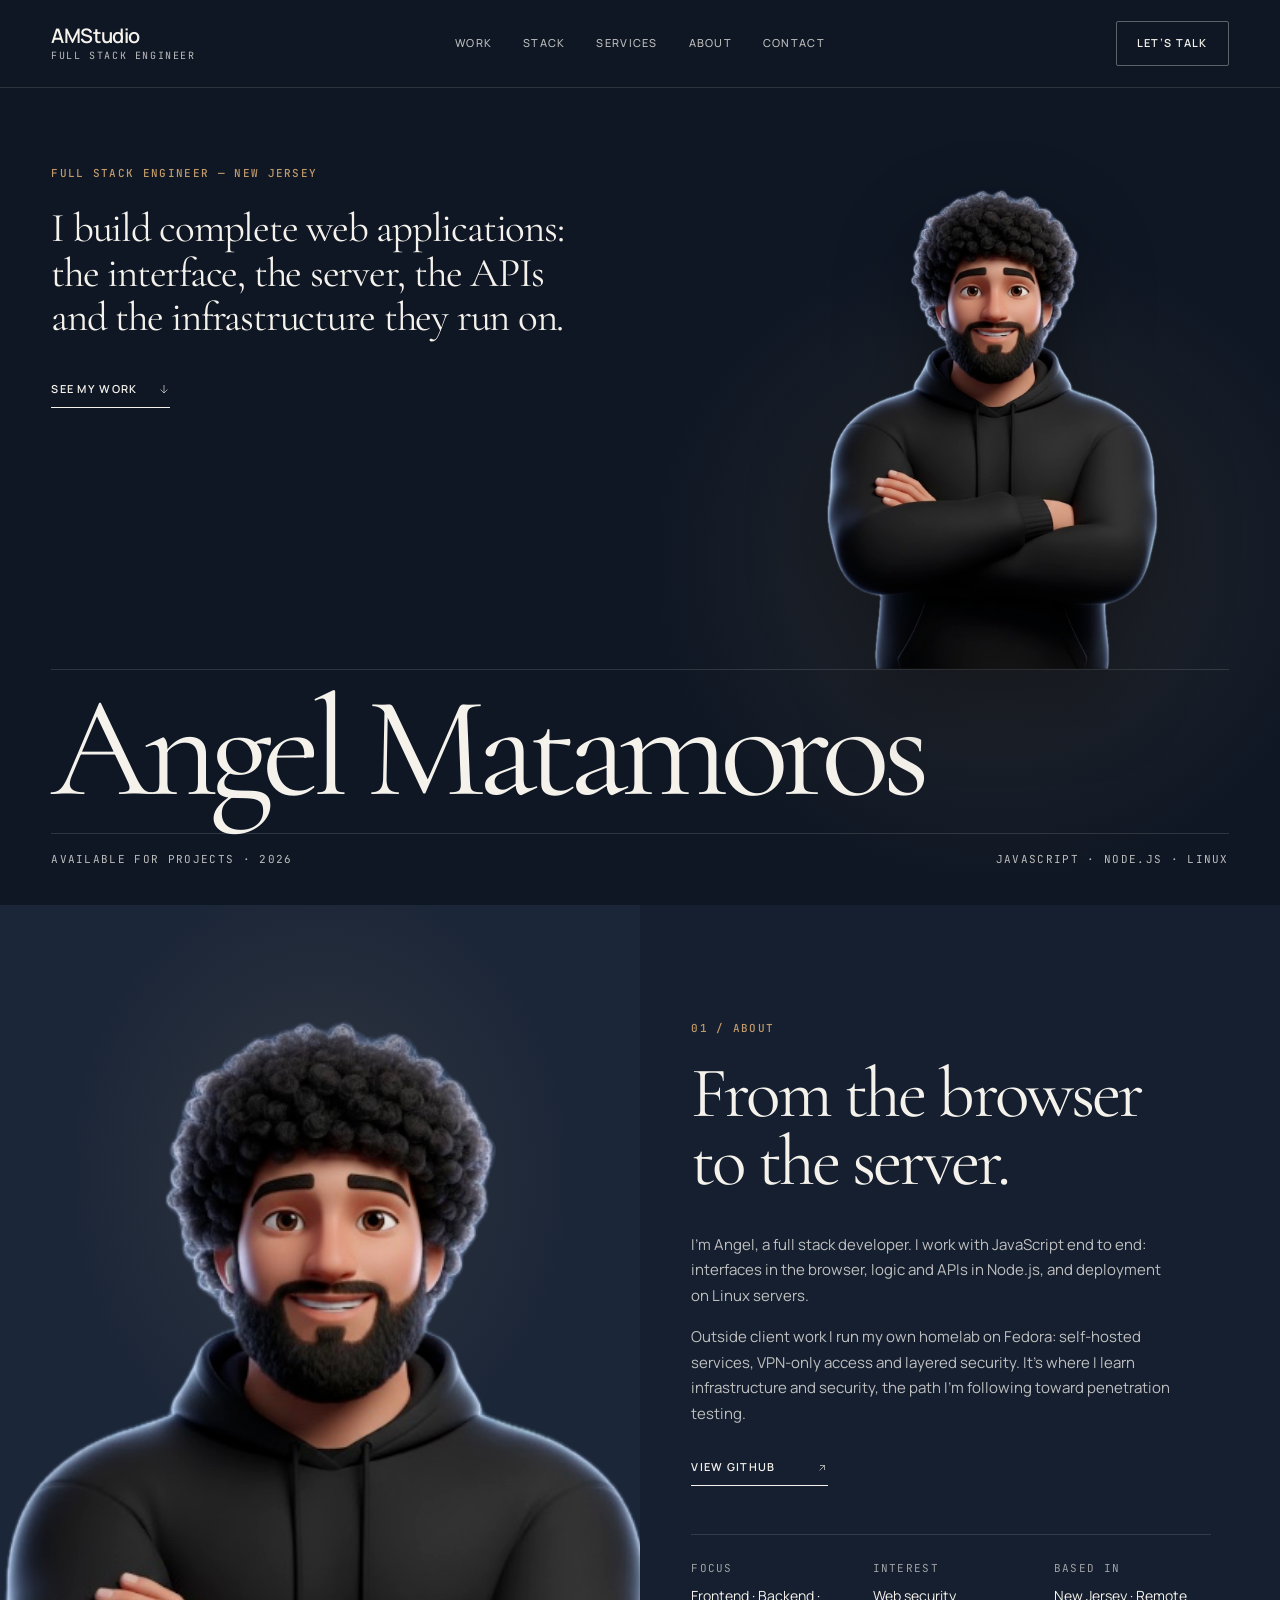
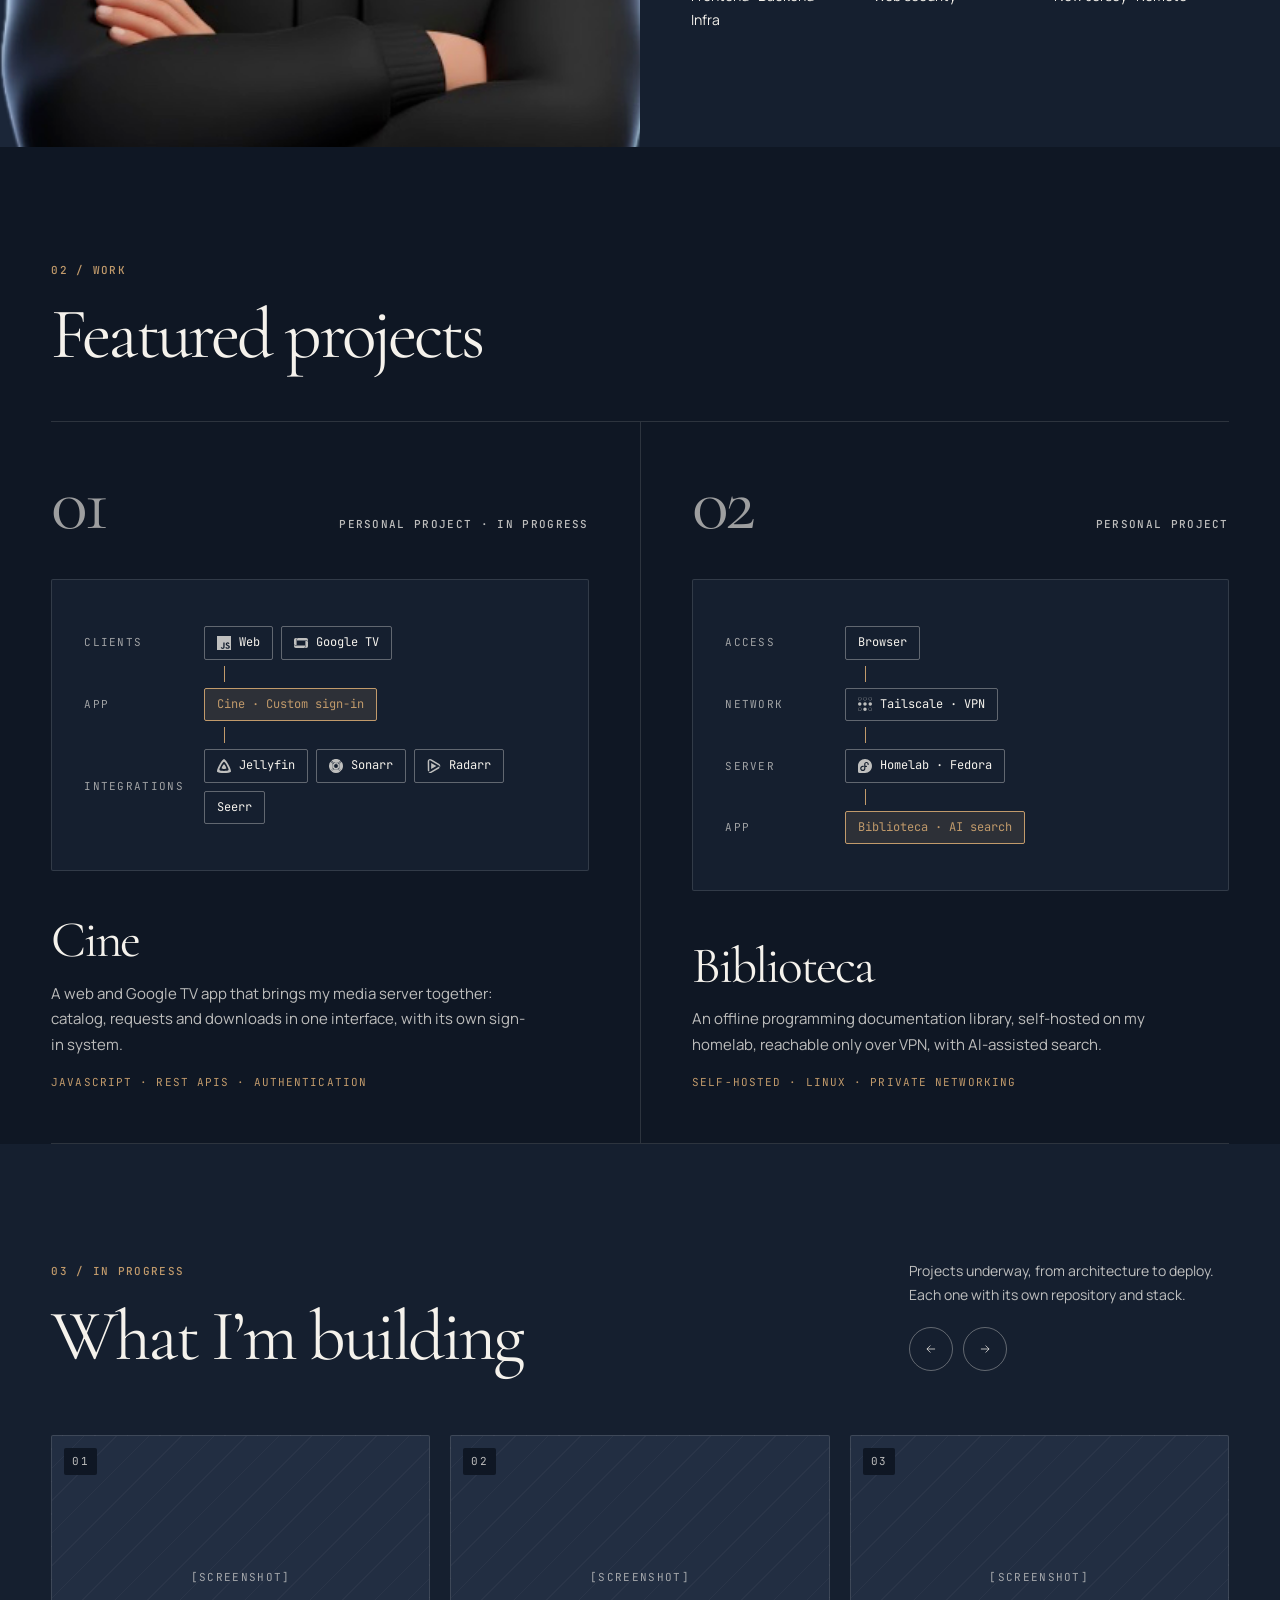
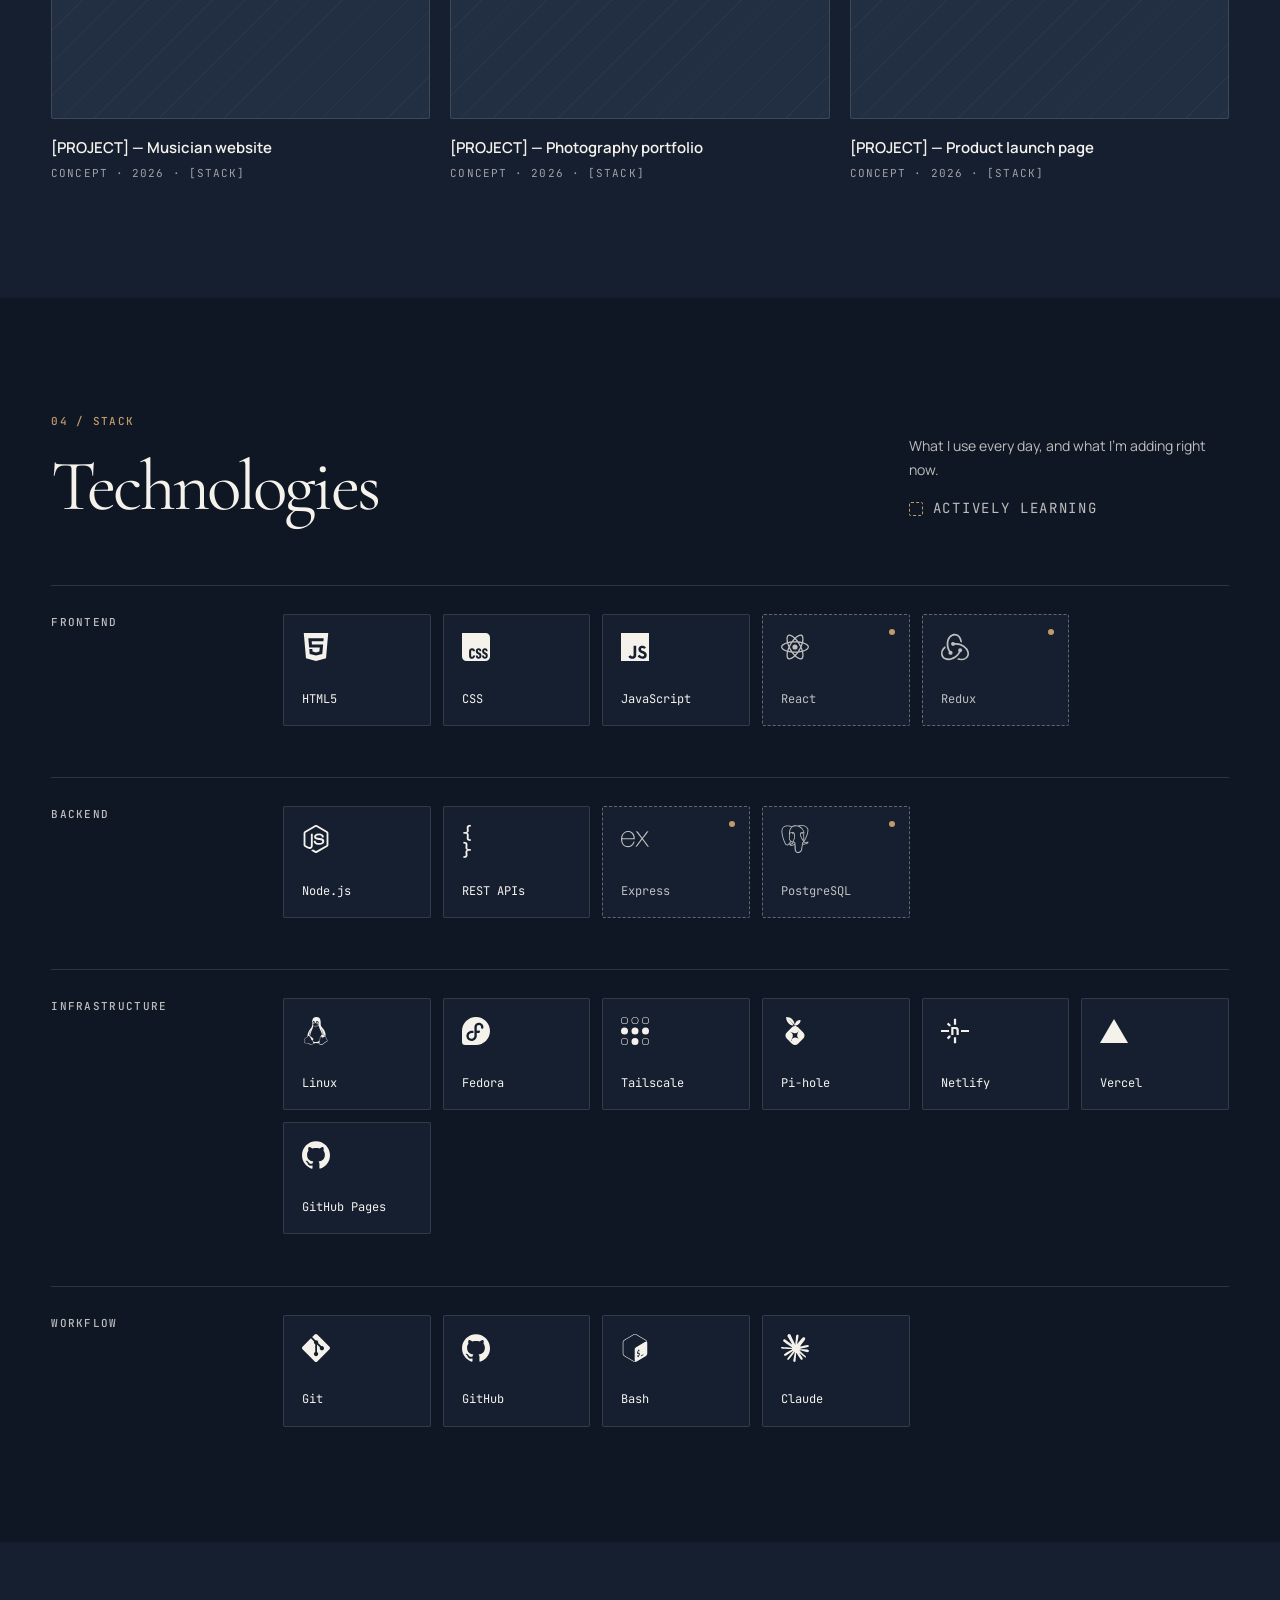
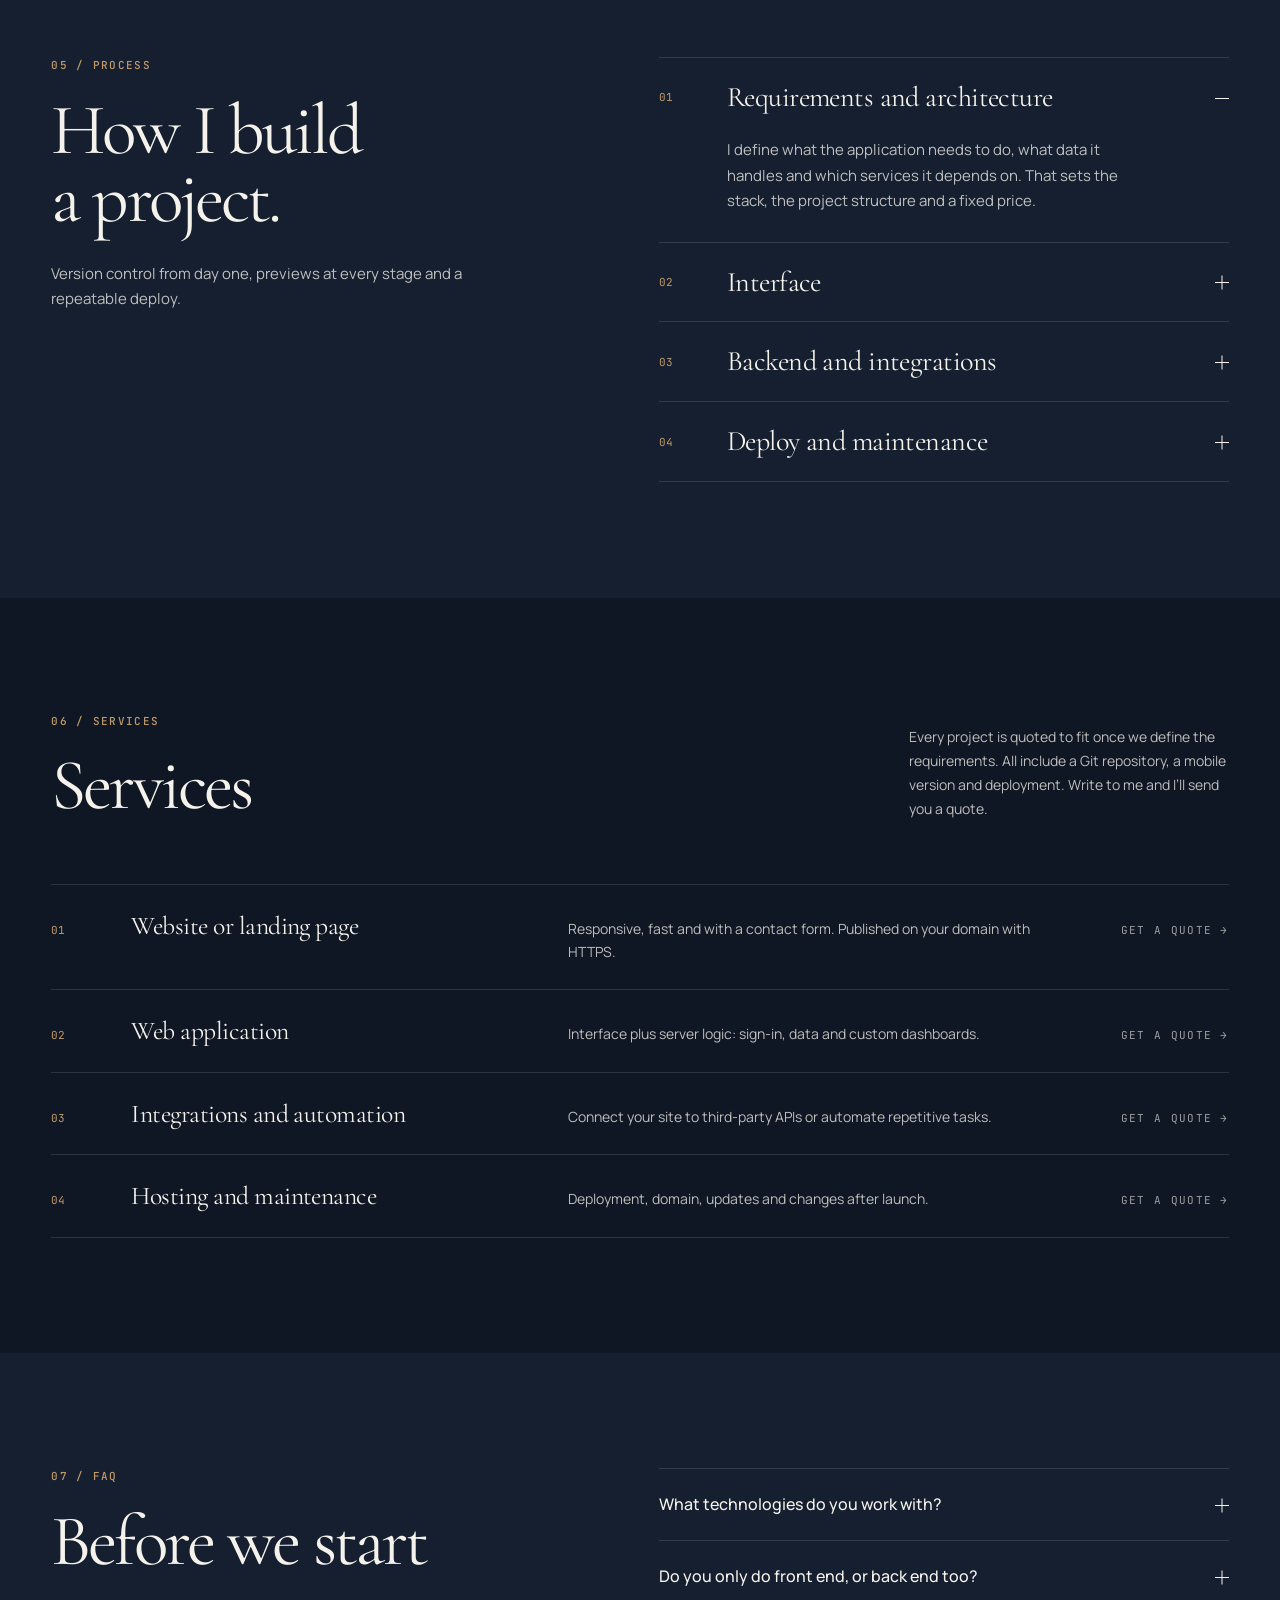
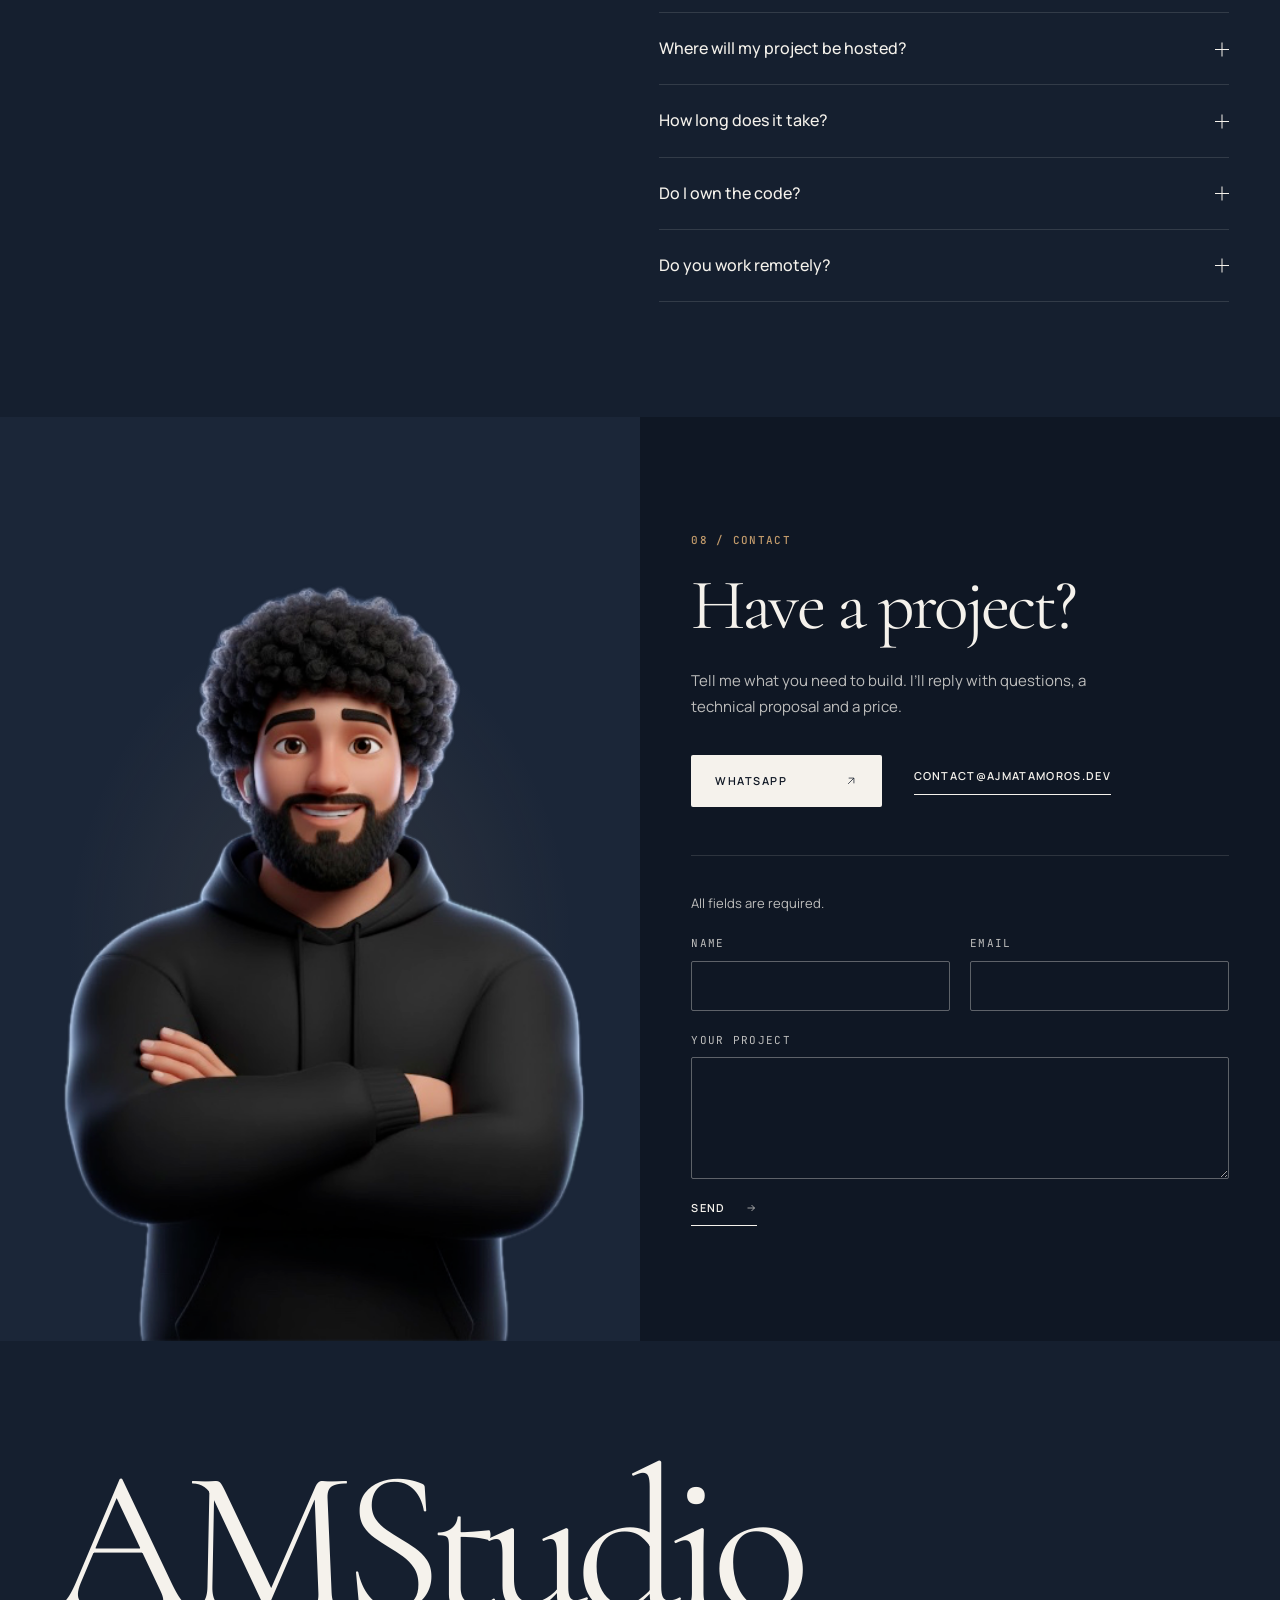
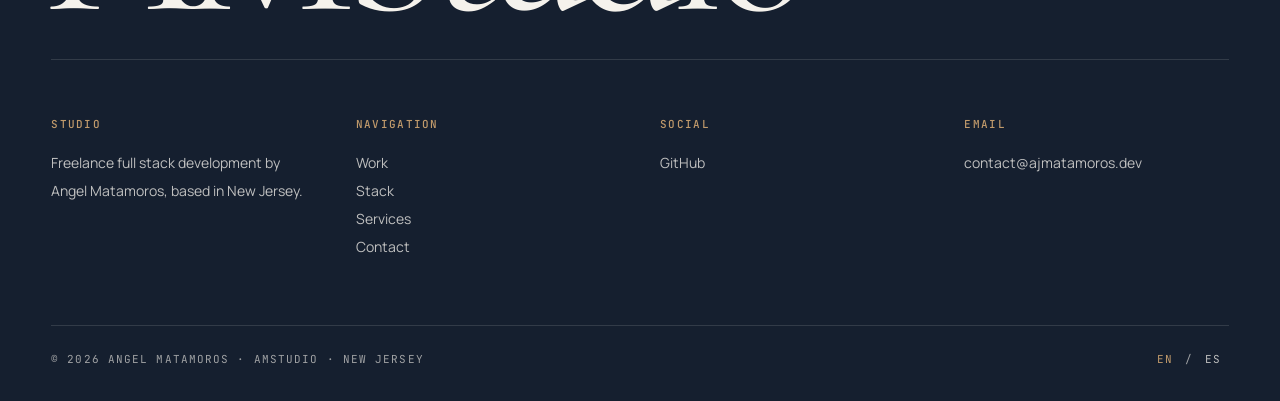
<file: index.html>
<!DOCTYPE html>
<html lang="en">
<head>
  <meta charset="UTF-8">
  <meta name="viewport" content="width=device-width, initial-scale=1.0">
  <title>Angel Matamoros — Full Stack Engineer in New Jersey | AMStudio</title>
  <meta name="description" content="Angel Matamoros, freelance full stack engineer in New Jersey. Web applications, APIs and infrastructure with JavaScript, Node.js and Linux. English and Spanish.">
  <meta name="author" content="Angel Matamoros">
  <link rel="canonical" href="https://ajmatamoros.dev/">
  <link rel="alternate" hreflang="en" href="https://ajmatamoros.dev/">
  <link rel="alternate" hreflang="es" href="https://ajmatamoros.dev/es/">
  <link rel="alternate" hreflang="x-default" href="https://ajmatamoros.dev/">
  <meta property="og:type" content="website">
  <meta property="og:url" content="https://ajmatamoros.dev/">
  <meta property="og:site_name" content="AMStudio — Angel Matamoros">
  <meta property="og:title" content="Angel Matamoros — Full Stack Engineer">
  <meta property="og:description" content="Web applications, APIs and infrastructure with JavaScript, Node.js and Linux.">
  <meta property="og:image" content="https://ajmatamoros.dev/img/og-image.png">
  <meta property="og:locale" content="en_US">
  <meta property="og:locale:alternate" content="es_US">
  <meta name="twitter:card" content="summary_large_image">
  <meta name="theme-color" content="#0F1724">
  <meta name="color-scheme" content="dark">

  <link rel="preconnect" href="https://fonts.googleapis.com">
  <link rel="preconnect" href="https://fonts.gstatic.com" crossorigin>
  <link href="https://fonts.googleapis.com/css2?family=Cormorant+Garamond:wght@400;500&family=JetBrains+Mono:wght@400;500&family=Manrope:wght@400;500;600&display=swap" rel="stylesheet">
  <link rel="stylesheet" href="styles.css">
</head>
<body>

  <a href="#contenido" class="skip-link">Skip to content</a>

  <!-- ================= HEADER ================= -->
  <header class="site-header">
    <a href="es/" class="skip-link" lang="es" hreflang="es">Ver en español</a>
    <a href="#top" class="wordmark" aria-label="AMStudio, back to top">
      <span class="wordmark-name">AMStudio</span>
      <span class="wordmark-sub">Full stack engineer</span>
    </a>

    <nav class="main-nav" aria-label="Main">
      <a href="#trabajo">Work</a>
      <a href="#stack">Stack</a>
      <a href="#servicios">Services</a>
      <a href="#sobre-mi">About</a>
      <a href="#contacto">Contact</a>
    </nav>

    <div class="header-actions">
      <a href="#contacto" class="header-cta">Let’s talk</a>
      <button class="menu-toggle" id="menu-toggle" type="button" aria-expanded="false" aria-controls="mobile-menu">
        <span class="sr-only">Open menu</span>
        <svg width="22" height="22" viewBox="0 0 24 24" fill="none" stroke="currentColor" stroke-width="1.25" aria-hidden="true" focusable="false"><path d="M3 8h18M3 16h18"/></svg>
      </button>
    </div>
  </header>

  <div class="mobile-menu" id="mobile-menu" role="dialog" aria-modal="true" aria-label="Menu" hidden>
    <button class="round-button menu-close" id="menu-close" type="button">
      <span class="sr-only">Close menu</span>
      <svg width="16" height="16" viewBox="0 0 24 24" fill="none" stroke="currentColor" stroke-width="1.25" aria-hidden="true" focusable="false"><path d="M5 5l14 14M19 5L5 19"/></svg>
    </button>
    <nav aria-label="Main">
      <a href="#trabajo">Work</a>
      <a href="#stack">Stack</a>
      <a href="#servicios">Services</a>
      <a href="#sobre-mi">About</a>
      <a href="#contacto">Contact</a>
    </nav>
    <nav class="lang-switch menu-lang" aria-label="Language">
      <span class="lang-current" aria-current="true"><span aria-hidden="true">EN</span><span class="sr-only">English</span></span>
        <span class="lang-sep" aria-hidden="true">/</span>
        <a href="es/" lang="es" hreflang="es"><span aria-hidden="true">ES</span><span class="sr-only">Español</span></a>
    </nav>
  </div>

  <main id="contenido" tabindex="-1">

    <!-- ================= HERO ================= -->
    <section class="hero" id="top" aria-labelledby="hero-title">
      <div class="hero-main">
        <div class="hero-copy">
          <p class="label label-accent">Full stack engineer — New Jersey</p>
          <p class="hero-statement">I build complete web applications: the interface, the server, the APIs and the infrastructure they run on.</p>
          <a href="#trabajo" class="text-link">See my work
            <svg width="12" height="12" viewBox="0 0 24 24" fill="none" stroke="currentColor" stroke-width="1.25" aria-hidden="true" focusable="false"><path d="M12 4v16M5 13l7 7 7-7"/></svg>
          </a>
        </div>
        <img class="hero-avatar" src="img/angel.png" alt="Illustrated avatar of Angel Matamoros with his arms crossed" width="454" height="652" fetchpriority="high">
      </div>

      <div class="hero-bottom">
        <h1 class="hero-name" id="hero-title">Angel Matamoros</h1>
        <div class="hero-caption">
          <span>Available for projects · 2026</span>
          <span>JavaScript · Node.js · Linux</span>
        </div>
      </div>
    </section>

    <!-- ================= ABOUT ================= -->
    <section class="about" id="sobre-mi" aria-labelledby="about-title">
      <figure class="about-figure">
        <img src="img/angel.png" alt="" width="454" height="652" loading="lazy">
      </figure>

      <div class="about-body section">
        <p class="label label-accent">01 / About</p>
        <h2 id="about-title">From the browser to the server.</h2>
        <div class="about-text">
          <p>I’m Angel, a full stack developer. I work with JavaScript end to end: interfaces in the browser, logic and APIs in Node.js, and deployment on Linux servers.</p>
          <p>Outside client work I run my own homelab on Fedora: self-hosted services, VPN-only access and layered security. It’s where I learn infrastructure and security, the path I’m following toward penetration testing.</p>
          <a href="https://github.com/notxngel" class="text-link" target="_blank" rel="noopener">View GitHub<span class="sr-only"> (opens in a new tab)</span>
            <svg width="12" height="12" viewBox="0 0 24 24" fill="none" stroke="currentColor" stroke-width="1.25" aria-hidden="true" focusable="false"><path d="M7 17L17 7M8 7h9v9"/></svg>
          </a>
        </div>
        <dl class="about-facts">
          <div><dt>Focus</dt><dd>Frontend · Backend · Infra</dd></div>
          <div><dt>Interest</dt><dd>Web security</dd></div>
          <div><dt>Based in</dt><dd>New Jersey · Remote</dd></div>
        </dl>
      </div>
    </section>

    <!-- ================= FEATURED PROJECTS ================= -->
    <section class="featured" id="trabajo" aria-labelledby="featured-title">
      <div class="section featured-head">
        <p class="label label-accent">02 / Work</p>
        <h2 id="featured-title">Featured projects</h2>
      </div>

      <div class="featured-grid">
        <article class="project" aria-labelledby="p-cine">
          <div class="project-top">
            <span class="project-number" aria-hidden="true">01</span>
            <span class="label">Personal project · In progress</span>
          </div>

          <div class="diagram" role="img" aria-label="Cine architecture: web and Google TV clients connect to Cine, which handles sign-in and integrates with Jellyfin, Sonarr, Radarr and Seerr.">
            <div class="tier">
              <span class="tier-label">Clients</span>
              <div class="nodes">
                <span class="node"><span class="icon" style="--icon:url(img/icons/javascript.svg)"></span>Web</span>
                <span class="node"><span class="icon" style="--icon:url(img/icons/googletv.svg)"></span>Google TV</span>
              </div>
            </div>
            <div class="tier">
              <span class="tier-label">App</span>
              <div class="nodes"><span class="node node-core">Cine · Custom sign-in</span></div>
            </div>
            <div class="tier">
              <span class="tier-label">Integrations</span>
              <div class="nodes">
                <span class="node"><span class="icon" style="--icon:url(img/icons/jellyfin.svg)"></span>Jellyfin</span>
                <span class="node"><span class="icon" style="--icon:url(img/icons/sonarr.svg)"></span>Sonarr</span>
                <span class="node"><span class="icon" style="--icon:url(img/icons/radarr.svg)"></span>Radarr</span>
                <span class="node">Seerr</span>
              </div>
            </div>
          </div>

          <div class="project-info">
            <h3 id="p-cine">Cine</h3>
            <p>A web and Google TV app that brings my media server together: catalog, requests and downloads in one interface, with its own sign-in system.</p>
            <p class="project-stack">JavaScript · REST APIs · Authentication</p>
          </div>
        </article>

        <article class="project" aria-labelledby="p-biblioteca">
          <div class="project-top">
            <span class="project-number" aria-hidden="true">02</span>
            <span class="label">Personal project</span>
          </div>

          <div class="diagram" role="img" aria-label="Biblioteca architecture: the browser connects through a Tailscale VPN to a Fedora homelab, where Biblioteca runs with AI-assisted search.">
            <div class="tier">
              <span class="tier-label">Access</span>
              <div class="nodes"><span class="node">Browser</span></div>
            </div>
            <div class="tier">
              <span class="tier-label">Network</span>
              <div class="nodes"><span class="node"><span class="icon" style="--icon:url(img/icons/tailscale.svg)"></span>Tailscale · VPN</span></div>
            </div>
            <div class="tier">
              <span class="tier-label">Server</span>
              <div class="nodes"><span class="node"><span class="icon" style="--icon:url(img/icons/fedora.svg)"></span>Homelab · Fedora</span></div>
            </div>
            <div class="tier">
              <span class="tier-label">App</span>
              <div class="nodes"><span class="node node-core">Biblioteca · AI search</span></div>
            </div>
          </div>

          <div class="project-info">
            <h3 id="p-biblioteca">Biblioteca</h3>
            <p>An offline programming documentation library, self-hosted on my homelab, reachable only over VPN, with AI-assisted search.</p>
            <p class="project-stack">Self-hosted · Linux · Private networking</p>
          </div>
        </article>
      </div>
    </section>

    <!-- ================= IN PROGRESS (CAROUSEL) ================= -->
    <section class="more-work section" aria-labelledby="more-work-title">
      <div class="section-heading">
        <div>
          <p class="label label-accent">03 / In progress</p>
          <h2 id="more-work-title">What I’m building</h2>
        </div>
        <div class="heading-aside">
          <p>Projects underway, from architecture to deploy. Each one with its own repository and stack.</p>
          <div class="carousel-controls">
            <button class="round-button" type="button" data-carousel="prev" aria-controls="carousel">
              <span class="sr-only">Previous project</span>
              <svg width="14" height="14" viewBox="0 0 24 24" fill="none" stroke="currentColor" stroke-width="1.25" aria-hidden="true" focusable="false"><path d="M19 12H5M11 6l-6 6 6 6"/></svg>
            </button>
            <button class="round-button" type="button" data-carousel="next" aria-controls="carousel">
              <span class="sr-only">Next project</span>
              <svg width="14" height="14" viewBox="0 0 24 24" fill="none" stroke="currentColor" stroke-width="1.25" aria-hidden="true" focusable="false"><path d="M5 12h14M13 6l6 6-6 6"/></svg>
            </button>
          </div>
        </div>
      </div>

      <ul class="carousel" id="carousel" tabindex="0" aria-label="Projects in progress, scrollable">
        <li class="card">
          <div class="card-media"><span>[SCREENSHOT]</span><span class="card-index" aria-hidden="true">01</span></div>
          <h3>[PROJECT] — Musician website</h3>
          <p class="card-meta">Concept · 2026 · [STACK]</p>
        </li>
        <li class="card">
          <div class="card-media"><span>[SCREENSHOT]</span><span class="card-index" aria-hidden="true">02</span></div>
          <h3>[PROJECT] — Photography portfolio</h3>
          <p class="card-meta">Concept · 2026 · [STACK]</p>
        </li>
        <li class="card">
          <div class="card-media"><span>[SCREENSHOT]</span><span class="card-index" aria-hidden="true">03</span></div>
          <h3>[PROJECT] — Product launch page</h3>
          <p class="card-meta">Concept · 2026 · [STACK]</p>
        </li>
        <li class="card card-empty">
          <div class="card-media"><span>Open schedule</span><span class="card-index" aria-hidden="true">04</span></div>
          <h3>Your project</h3>
          <p class="card-meta">Available · 2026</p>
        </li>
      </ul>
    </section>

    <!-- ================= STACK ================= -->
    <section class="stack section" id="stack" aria-labelledby="stack-title">
      <div class="section-heading">
        <div>
          <p class="label label-accent">04 / Stack</p>
          <h2 id="stack-title">Technologies</h2>
        </div>
        <div class="heading-aside">
          <p>What I use every day, and what I’m adding right now.</p>
          <p class="legend"><span class="legend-mark" aria-hidden="true"></span>Actively learning</p>
        </div>
      </div>

      <div class="stack-groups">
        <div class="stack-group">
          <h3 class="label">Frontend</h3>
          <ul class="tiles">
            <li class="tile"><span class="icon" style="--icon:url(img/icons/html5.svg)"></span>HTML5</li>
            <li class="tile"><span class="icon" style="--icon:url(img/icons/css.svg)"></span>CSS</li>
            <li class="tile"><span class="icon" style="--icon:url(img/icons/javascript.svg)"></span>JavaScript</li>
            <li class="tile is-learning"><span class="icon" style="--icon:url(img/icons/react.svg)"></span>React<span class="sr-only"> (learning)</span></li>
            <li class="tile is-learning"><span class="icon" style="--icon:url(img/icons/redux.svg)"></span>Redux<span class="sr-only"> (learning)</span></li>
          </ul>
        </div>

        <div class="stack-group">
          <h3 class="label">Backend</h3>
          <ul class="tiles">
            <li class="tile"><span class="icon" style="--icon:url(img/icons/nodedotjs.svg)"></span>Node.js</li>
            <li class="tile"><span class="icon-text" aria-hidden="true">{ }</span>REST APIs</li>
            <li class="tile is-learning"><span class="icon" style="--icon:url(img/icons/express.svg)"></span>Express<span class="sr-only"> (learning)</span></li>
            <li class="tile is-learning"><span class="icon" style="--icon:url(img/icons/postgresql.svg)"></span>PostgreSQL<span class="sr-only"> (learning)</span></li>
          </ul>
        </div>

        <div class="stack-group">
          <h3 class="label">Infrastructure</h3>
          <ul class="tiles">
            <li class="tile"><span class="icon" style="--icon:url(img/icons/linux.svg)"></span>Linux</li>
            <li class="tile"><span class="icon" style="--icon:url(img/icons/fedora.svg)"></span>Fedora</li>
            <li class="tile"><span class="icon" style="--icon:url(img/icons/tailscale.svg)"></span>Tailscale</li>
            <li class="tile"><span class="icon" style="--icon:url(img/icons/pihole.svg)"></span>Pi-hole</li>
            <li class="tile"><span class="icon" style="--icon:url(img/icons/netlify.svg)"></span>Netlify</li>
            <li class="tile"><span class="icon" style="--icon:url(img/icons/vercel.svg)"></span>Vercel</li>
            <li class="tile"><span class="icon" style="--icon:url(img/icons/github.svg)"></span>GitHub Pages</li>
          </ul>
        </div>

        <div class="stack-group">
          <h3 class="label">Workflow</h3>
          <ul class="tiles">
            <li class="tile"><span class="icon" style="--icon:url(img/icons/git.svg)"></span>Git</li>
            <li class="tile"><span class="icon" style="--icon:url(img/icons/github.svg)"></span>GitHub</li>
            <li class="tile"><span class="icon" style="--icon:url(img/icons/gnubash.svg)"></span>Bash</li>
            <li class="tile"><span class="icon" style="--icon:url(img/icons/claude.svg)"></span>Claude</li>
          </ul>
        </div>
      </div>
    </section>

    <!-- ================= PROCESS ================= -->
    <section class="process section" id="proceso" aria-labelledby="process-title">
      <div class="process-intro">
        <p class="label label-accent">05 / Process</p>
        <h2 id="process-title">How I build a project.</h2>
        <p class="lede">Version control from day one, previews at every stage and a repeatable deploy.</p>
      </div>

      <div class="accordion">
        <div class="accordion-item is-open">
          <h3>
            <button class="accordion-trigger" type="button" aria-expanded="true" aria-controls="step-1" id="step-1-btn">
              <span class="step-number" aria-hidden="true">01</span><span class="step-title">Requirements and architecture</span>
              <span class="plus" aria-hidden="true"></span>
            </button>
          </h3>
          <div class="accordion-panel" id="step-1" role="region" aria-labelledby="step-1-btn">
            <p>I define what the application needs to do, what data it handles and which services it depends on. That sets the stack, the project structure and a fixed price.</p>
          </div>
        </div>
        <div class="accordion-item">
          <h3>
            <button class="accordion-trigger" type="button" aria-expanded="false" aria-controls="step-2" id="step-2-btn">
              <span class="step-number" aria-hidden="true">02</span><span class="step-title">Interface</span>
              <span class="plus" aria-hidden="true"></span>
            </button>
          </h3>
          <div class="accordion-panel" id="step-2" role="region" aria-labelledby="step-2-btn" hidden>
            <p>Semantic HTML, responsive CSS and JavaScript for interaction. Keyboard and screen reader accessible, and tested on mobile from the start.</p>
          </div>
        </div>
        <div class="accordion-item">
          <h3>
            <button class="accordion-trigger" type="button" aria-expanded="false" aria-controls="step-3" id="step-3-btn">
              <span class="step-number" aria-hidden="true">03</span><span class="step-title">Backend and integrations</span>
              <span class="plus" aria-hidden="true"></span>
            </button>
          </h3>
          <div class="accordion-panel" id="step-3" role="region" aria-labelledby="step-3-btn" hidden>
            <p>Logic in Node.js, external APIs through asynchronous HTTP requests, authentication when it’s needed and environment variables kept out of the code.</p>
          </div>
        </div>
        <div class="accordion-item">
          <h3>
            <button class="accordion-trigger" type="button" aria-expanded="false" aria-controls="step-4" id="step-4-btn">
              <span class="step-number" aria-hidden="true">04</span><span class="step-title">Deploy and maintenance</span>
              <span class="plus" aria-hidden="true"></span>
            </button>
          </h3>
          <div class="accordion-panel" id="step-4" role="region" aria-labelledby="step-4-btn" hidden>
            <p>Published on Netlify, Vercel, GitHub Pages or your own Linux server, with HTTPS and your domain. The repository and the code are yours.</p>
          </div>
        </div>
      </div>
    </section>

    <!-- ================= SERVICES ================= -->
    <section class="services section" id="servicios" aria-labelledby="services-title">
      <div class="section-heading">
        <div>
          <p class="label label-accent">06 / Services</p>
          <h2 id="services-title">Services</h2>
        </div>
        <div class="heading-aside">
          <p>Every project is quoted to fit once we define the requirements. All include a Git repository, a mobile version and deployment. Write to me and I’ll send you a quote.</p>
        </div>
      </div>

      <ol class="service-list">
        <li>
          <a href="#contacto" class="service-row">
            <span class="service-num" aria-hidden="true">01</span>
            <span class="service-name">Website or landing page</span>
            <span class="service-desc">Responsive, fast and with a contact form. Published on your domain with HTTPS.</span>
            <span class="service-cta">Get a quote <span aria-hidden="true">→</span></span>
          </a>
        </li>
        <li>
          <a href="#contacto" class="service-row">
            <span class="service-num" aria-hidden="true">02</span>
            <span class="service-name">Web application</span>
            <span class="service-desc">Interface plus server logic: sign-in, data and custom dashboards.</span>
            <span class="service-cta">Get a quote <span aria-hidden="true">→</span></span>
          </a>
        </li>
        <li>
          <a href="#contacto" class="service-row">
            <span class="service-num" aria-hidden="true">03</span>
            <span class="service-name">Integrations and automation</span>
            <span class="service-desc">Connect your site to third-party APIs or automate repetitive tasks.</span>
            <span class="service-cta">Get a quote <span aria-hidden="true">→</span></span>
          </a>
        </li>
        <li>
          <a href="#contacto" class="service-row">
            <span class="service-num" aria-hidden="true">04</span>
            <span class="service-name">Hosting and maintenance</span>
            <span class="service-desc">Deployment, domain, updates and changes after launch.</span>
            <span class="service-cta">Get a quote <span aria-hidden="true">→</span></span>
          </a>
        </li>
      </ol>
    </section>

    <!-- ================= FAQ ================= -->
    <section class="faq section" aria-labelledby="faq-title">
      <div>
        <p class="label label-accent">07 / FAQ</p>
        <h2 id="faq-title">Before we start</h2>
      </div>
      <div class="faq-list">
        <details>
          <summary>What technologies do you work with?<span class="plus" aria-hidden="true"></span></summary>
          <p>JavaScript across the stack: HTML, CSS and JS on the front end, Node.js on the server and Linux for infrastructure. Right now I’m adding React, Express and PostgreSQL.</p>
        </details>
        <details>
          <summary>Do you only do front end, or back end too?<span class="plus" aria-hidden="true"></span></summary>
          <p>Both. I can build just the interface if you already have a back end, or the full application with its server and integrations.</p>
        </details>
        <details>
          <summary>Where will my project be hosted?<span class="plus" aria-hidden="true"></span></summary>
          <p>Static sites go on Netlify, Vercel or GitHub Pages, which are free for most cases. Apps with a server go wherever fits the project best.</p>
        </details>
        <details>
          <summary>How long does it take?<span class="plus" aria-hidden="true"></span></summary>
          <p>A landing page usually takes [__] weeks and a web application [__] weeks. I’ll give you a specific date once we define the requirements.</p>
        </details>
        <details>
          <summary>Do I own the code?<span class="plus" aria-hidden="true"></span></summary>
          <p>Yes. When we finish, you get the full repository plus access to the hosting and the domain.</p>
        </details>
        <details>
          <summary>Do you work remotely?<span class="plus" aria-hidden="true"></span></summary>
          <p>Yes. I’m based in New Jersey and work with clients anywhere, in English and Spanish.</p>
        </details>
      </div>
    </section>

    <!-- ================= CONTACT ================= -->
    <section class="contact" id="contacto" aria-labelledby="contact-title">
      <figure class="contact-figure">
        <img src="img/angel.png" alt="" width="454" height="652" loading="lazy">
      </figure>

      <div class="contact-body section">
        <p class="label label-accent">08 / Contact</p>
        <h2 id="contact-title">Have a project?</h2>
        <p class="lede">Tell me what you need to build. I’ll reply with questions, a technical proposal and a price.</p>

        <div class="contact-actions">
          <a href="https://wa.me/18622828915" class="button" target="_blank" rel="noopener">WhatsApp<span class="sr-only"> (opens in a new tab)</span>
            <svg width="14" height="14" viewBox="0 0 24 24" fill="none" stroke="currentColor" stroke-width="1.25" aria-hidden="true" focusable="false"><path d="M7 17L17 7M8 7h9v9"/></svg>
          </a>
          <a href="mailto:contact@ajmatamoros.dev" class="text-link">contact@ajmatamoros.dev</a>
        </div>

        <form class="contact-form" id="contact-form" novalidate aria-describedby="form-note">
          <p class="form-note" id="form-note">All fields are required.</p>
          <div class="field">
            <label for="f-name">Name</label>
            <input id="f-name" name="name" type="text" autocomplete="name" required aria-describedby="f-name-error">
            <p class="field-error" id="f-name-error"></p>
          </div>
          <div class="field">
            <label for="f-email">Email</label>
            <input id="f-email" name="email" type="email" autocomplete="email" inputmode="email" required aria-describedby="f-email-error">
            <p class="field-error" id="f-email-error"></p>
          </div>
          <div class="field field-full">
            <label for="f-msg">Your project</label>
            <textarea id="f-msg" name="message" rows="4" required aria-describedby="f-msg-error"></textarea>
            <p class="field-error" id="f-msg-error"></p>
          </div>
          <div class="form-footer">
            <button type="submit" class="text-link">Send
              <svg width="12" height="12" viewBox="0 0 24 24" fill="none" stroke="currentColor" stroke-width="1.25" aria-hidden="true" focusable="false"><path d="M5 12h14M13 6l6 6-6 6"/></svg>
            </button>
            <p class="form-status" id="form-status" role="status" aria-live="polite"></p>
          </div>
        </form>
      </div>
    </section>
  </main>

  <!-- ================= FOOTER ================= -->
  <footer class="site-footer">
    <p class="footer-wordmark" aria-hidden="true">AMStudio</p>
    <div class="footer-grid">
      <div>
        <h2 class="label label-accent">Studio</h2>
        <p>Freelance full stack development by Angel Matamoros, based in New Jersey.</p>
      </div>
      <nav aria-label="Navigation">
        <h2 class="label label-accent">Navigation</h2>
        <ul>
          <li><a href="#trabajo">Work</a></li>
          <li><a href="#stack">Stack</a></li>
          <li><a href="#servicios">Services</a></li>
          <li><a href="#contacto">Contact</a></li>
        </ul>
      </nav>
      <div>
        <h2 class="label label-accent">Social</h2>
        <ul>
          <li><a href="https://github.com/notxngel" target="_blank" rel="noopener">GitHub<span class="sr-only"> (opens in a new tab)</span></a></li>
          <!-- Agregar cuando existan:
          <li><a href="https://www.linkedin.com/in/..." target="_blank" rel="noopener">LinkedIn</a></li>
          <li><a href="https://www.instagram.com/..." target="_blank" rel="noopener">Instagram</a></li> -->
        </ul>
      </div>
      <div>
        <h2 class="label label-accent">Email</h2>
        <a href="mailto:contact@ajmatamoros.dev">contact@ajmatamoros.dev</a>
      </div>
    </div>
    <div class="footer-baseline">
      <p>© 2026 Angel Matamoros · AMStudio · New Jersey</p>
      <nav class="lang-switch" aria-label="Language">
        <span class="lang-current" aria-current="true"><span aria-hidden="true">EN</span><span class="sr-only">English</span></span>
        <span class="lang-sep" aria-hidden="true">/</span>
        <a href="es/" lang="es" hreflang="es"><span aria-hidden="true">ES</span><span class="sr-only">Español</span></a>
      </nav>
    </div>
  </footer>

  <script src="main.js"></script>
</body>
</html>
</file>
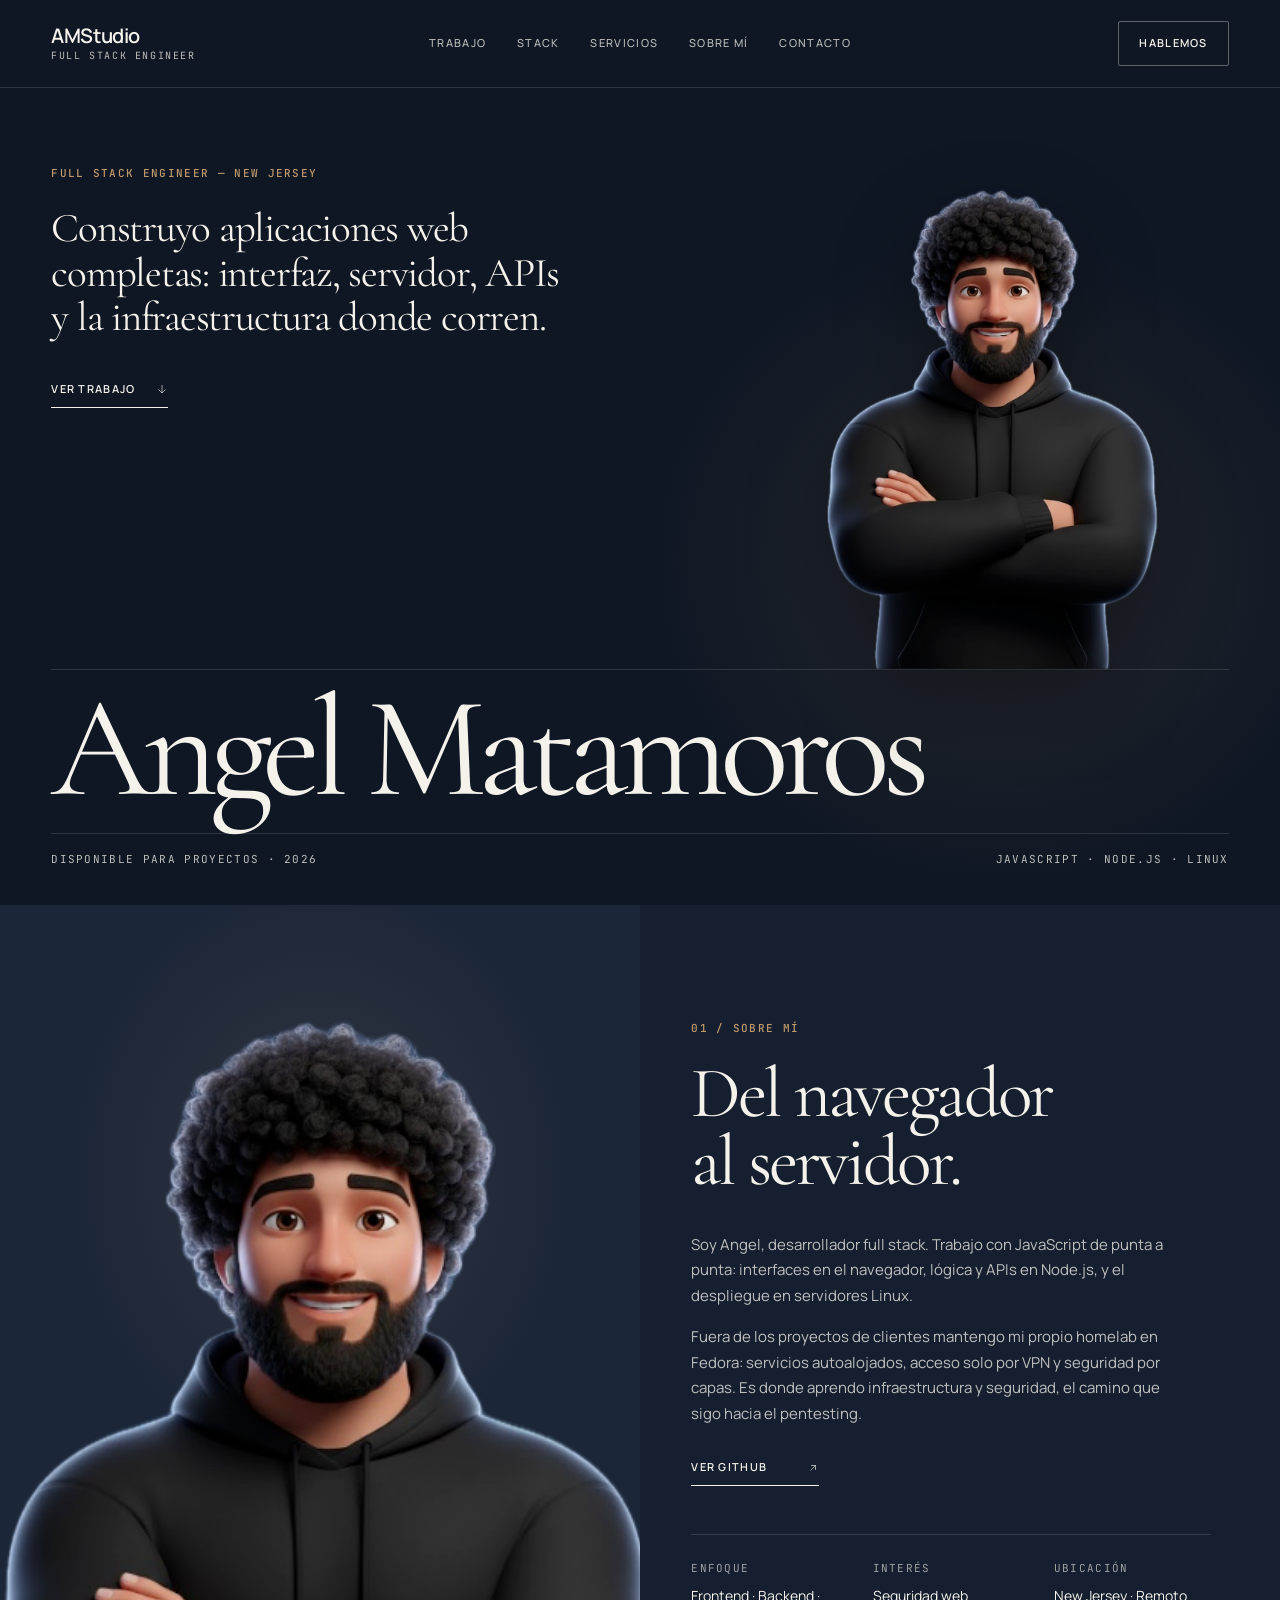
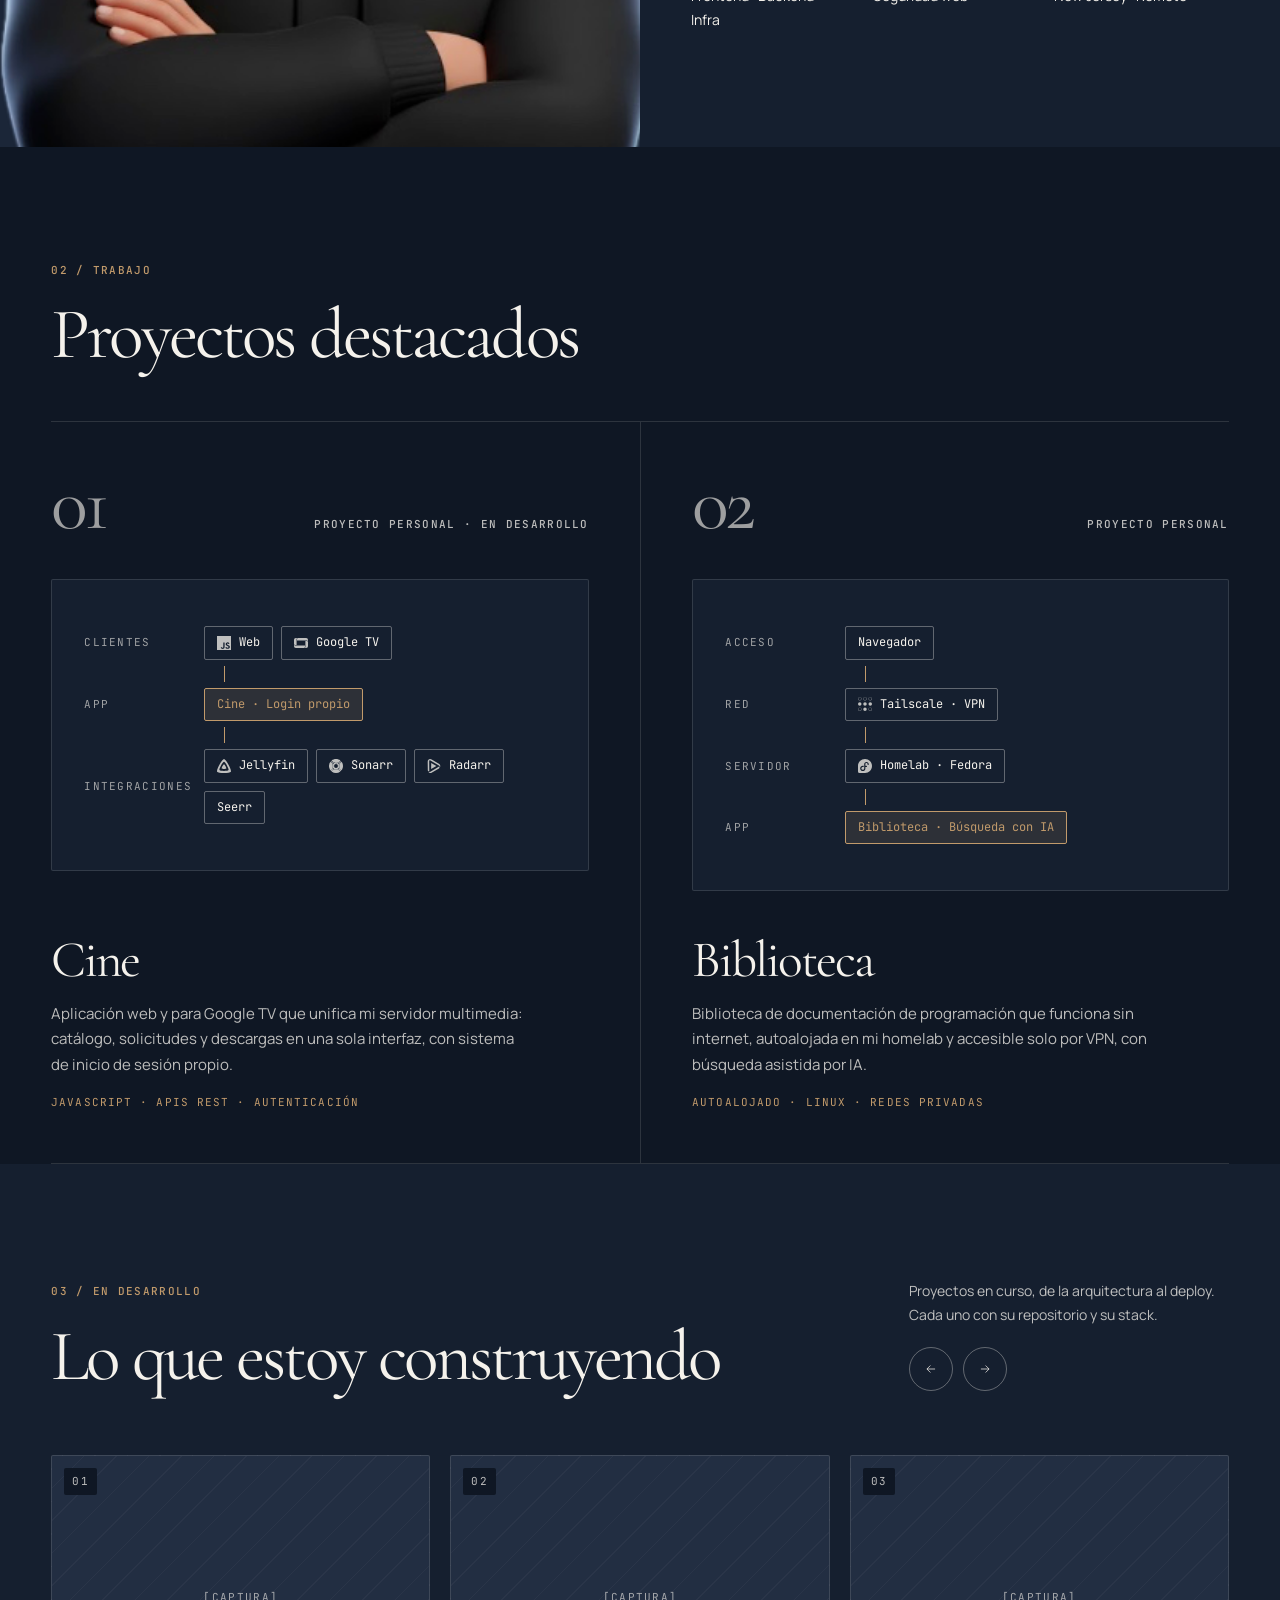
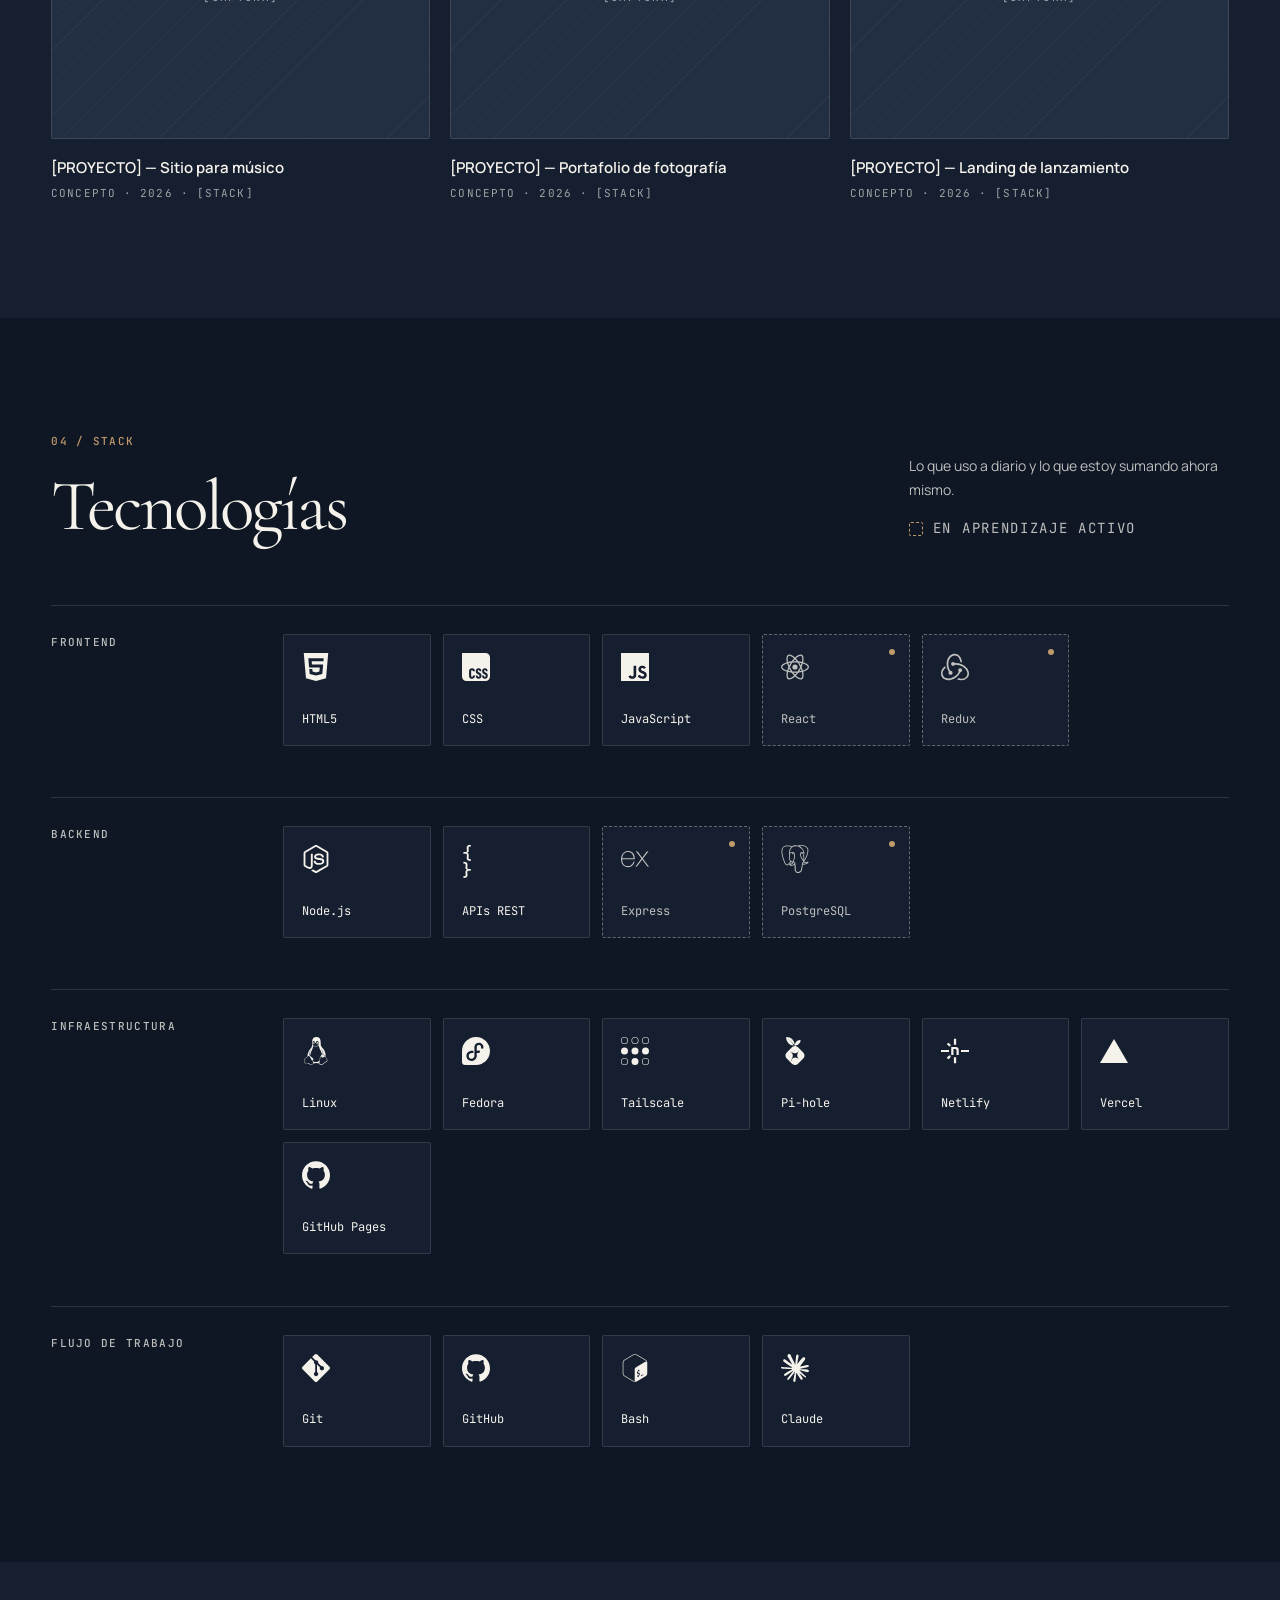
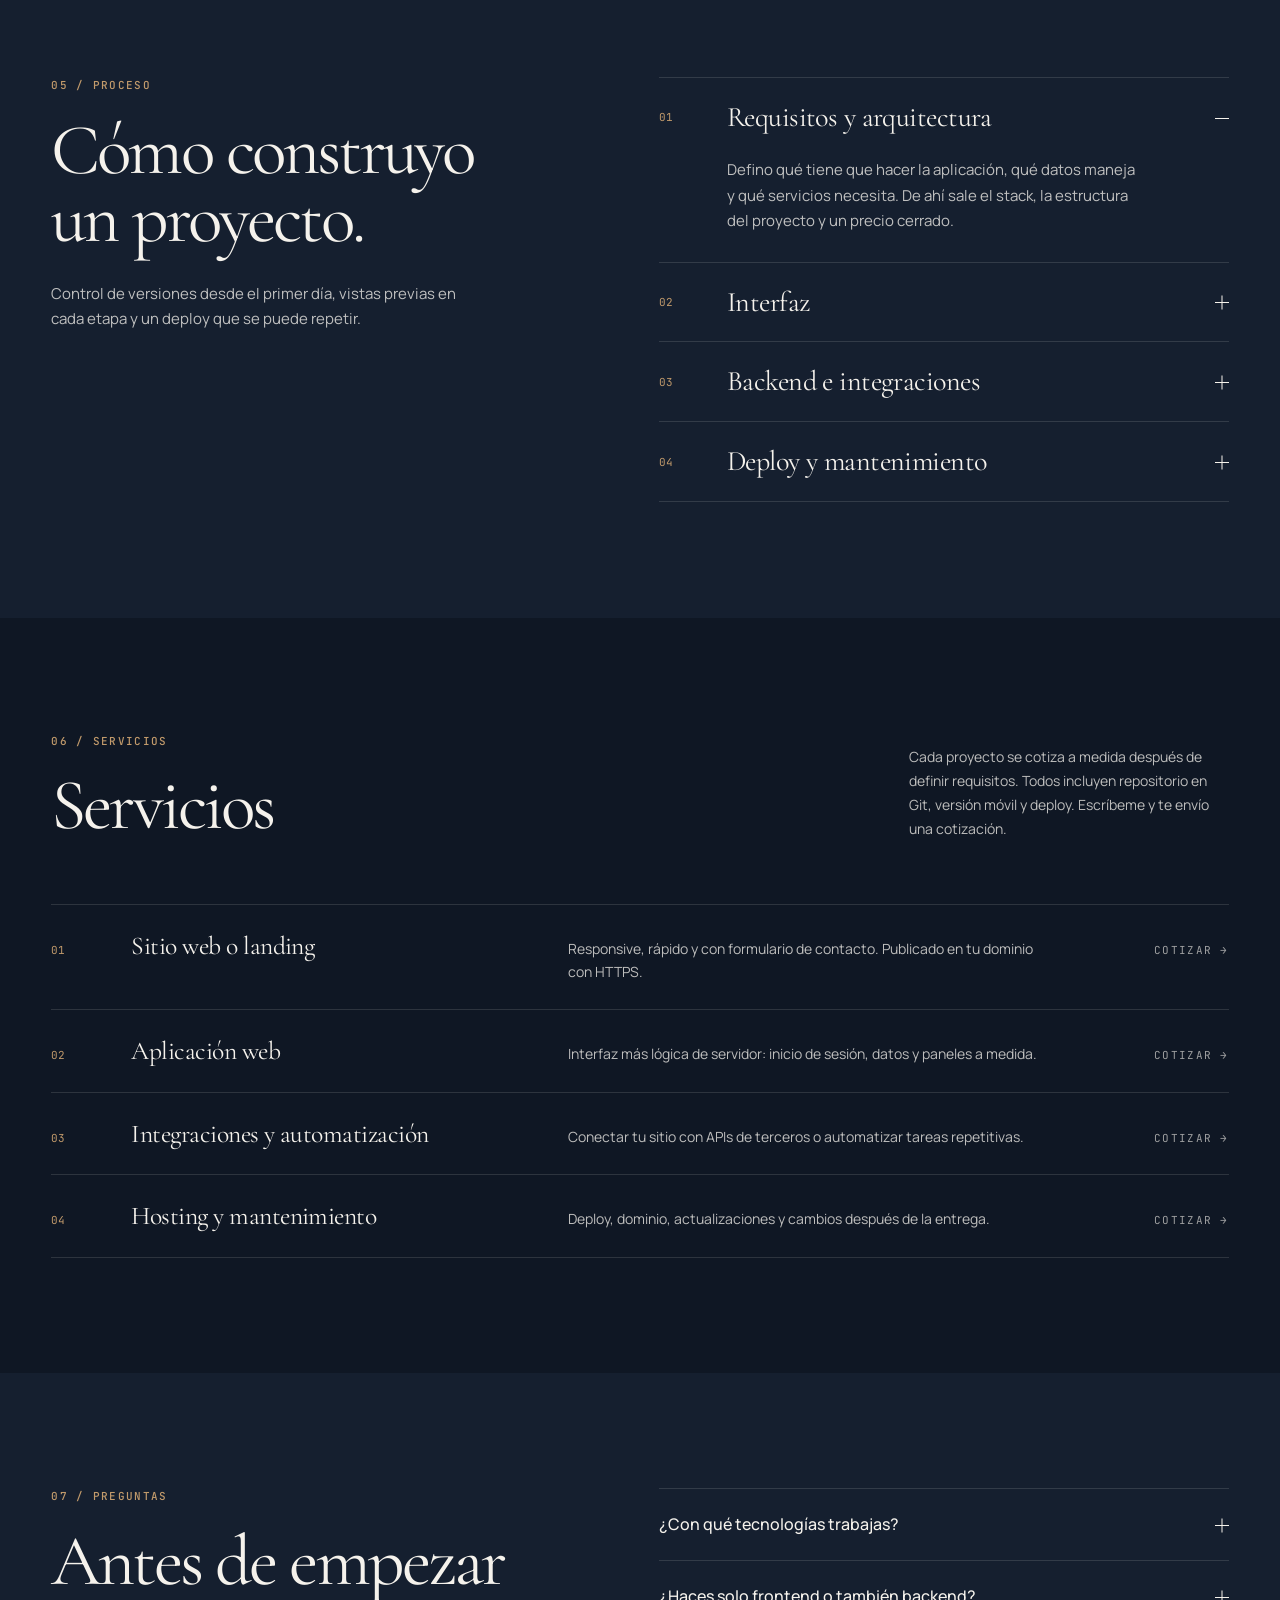
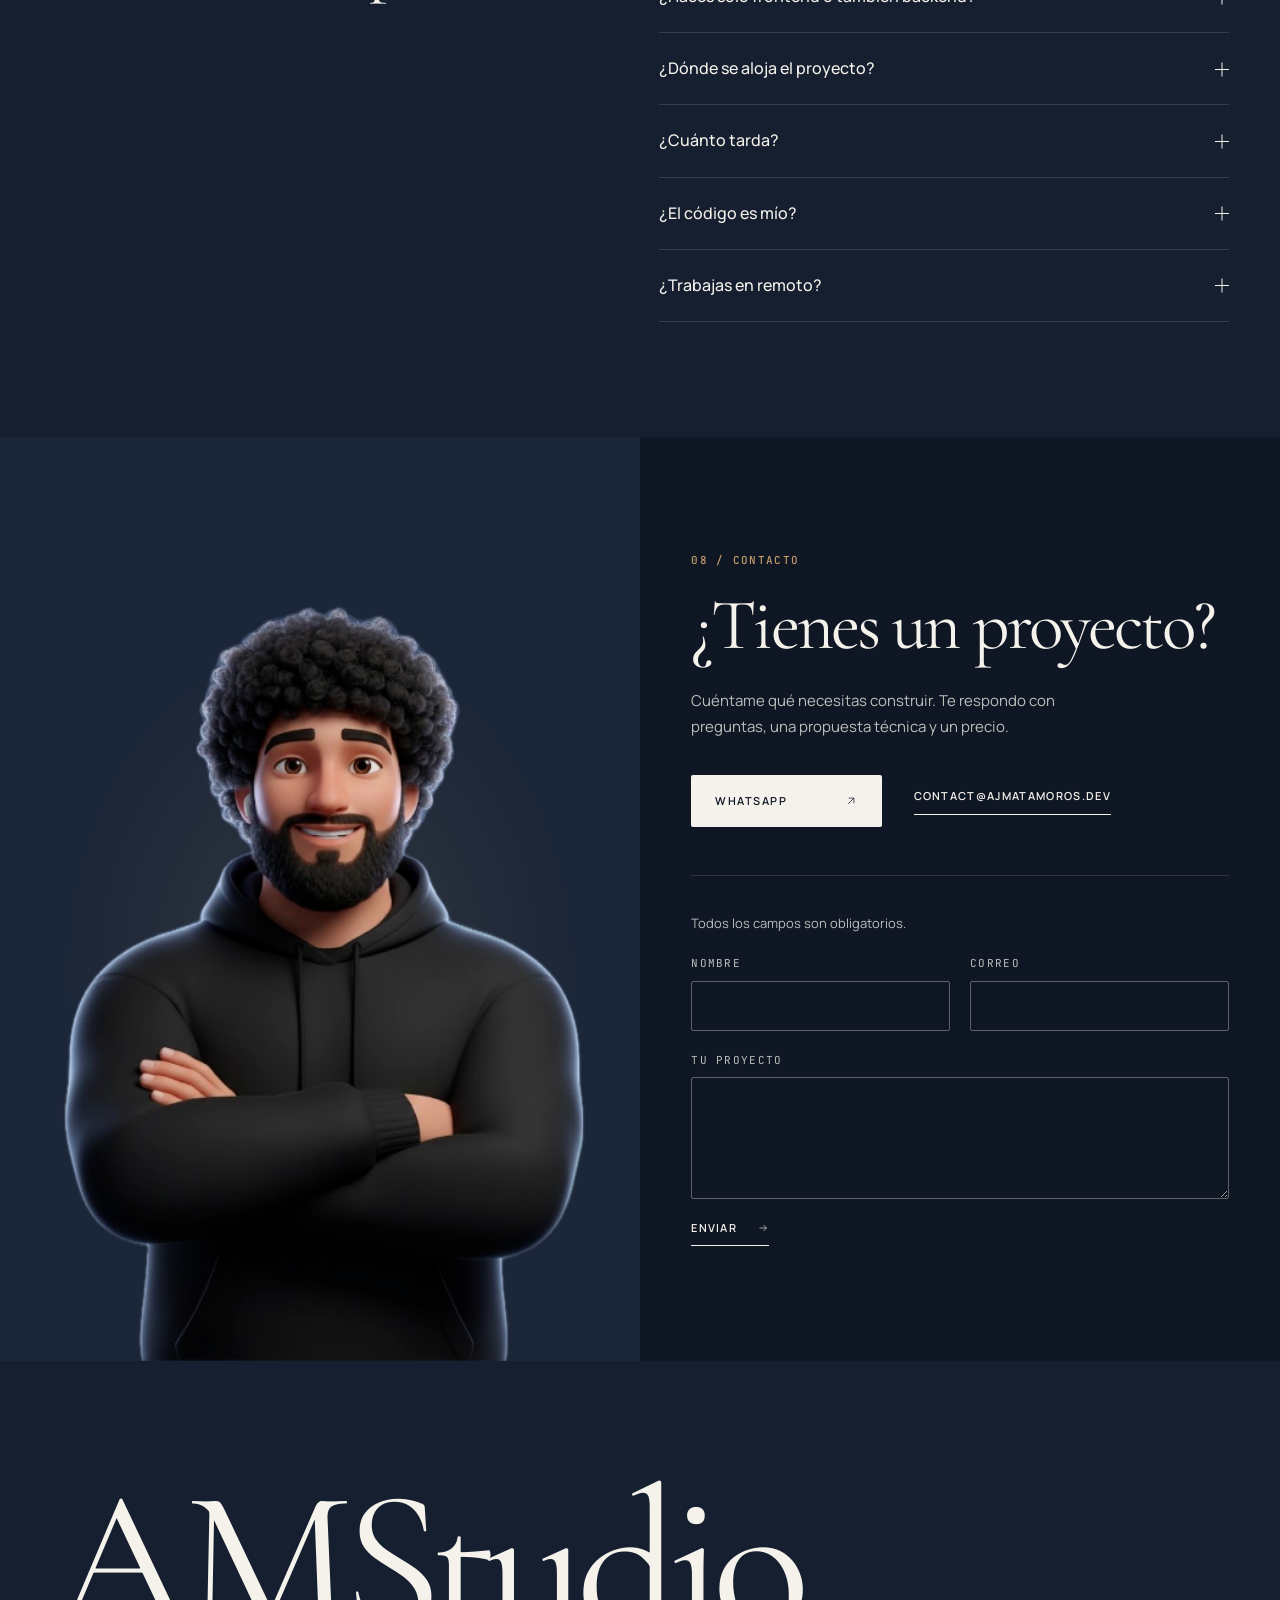
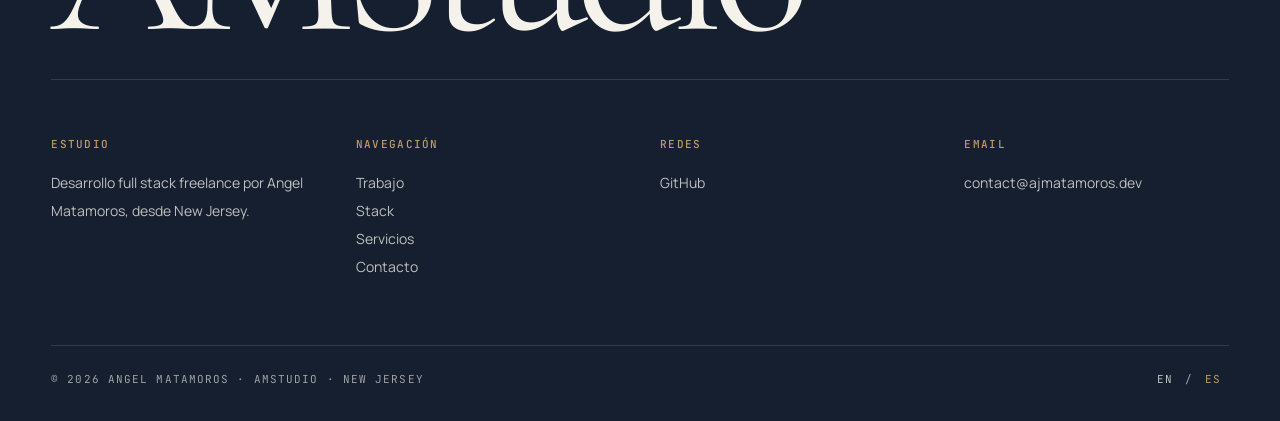
<file: es/index.html>
<!DOCTYPE html>
<html lang="es">
<head>
  <meta charset="UTF-8">
  <meta name="viewport" content="width=device-width, initial-scale=1.0">
  <title>Angel Matamoros — Full Stack Engineer en New Jersey | AMStudio</title>
  <meta name="description" content="Angel Matamoros, full stack engineer freelance en New Jersey. Aplicaciones web, APIs e infraestructura con JavaScript, Node.js y Linux. En español e inglés.">
  <meta name="author" content="Angel Matamoros">
  <link rel="canonical" href="https://ajmatamoros.dev/es/">
  <link rel="alternate" hreflang="en" href="https://ajmatamoros.dev/">
  <link rel="alternate" hreflang="es" href="https://ajmatamoros.dev/es/">
  <link rel="alternate" hreflang="x-default" href="https://ajmatamoros.dev/">
  <meta property="og:type" content="website">
  <meta property="og:url" content="https://ajmatamoros.dev/es/">
  <meta property="og:site_name" content="AMStudio — Angel Matamoros">
  <meta property="og:title" content="Angel Matamoros — Full Stack Engineer">
  <meta property="og:description" content="Aplicaciones web, APIs e infraestructura con JavaScript, Node.js y Linux.">
  <meta property="og:image" content="https://ajmatamoros.dev/img/og-image.png">
  <meta property="og:locale" content="es_US">
  <meta property="og:locale:alternate" content="en_US">
  <meta name="twitter:card" content="summary_large_image">
  <meta name="theme-color" content="#0F1724">
  <meta name="color-scheme" content="dark">

  <link rel="preconnect" href="https://fonts.googleapis.com">
  <link rel="preconnect" href="https://fonts.gstatic.com" crossorigin>
  <link href="https://fonts.googleapis.com/css2?family=Cormorant+Garamond:wght@400;500&family=JetBrains+Mono:wght@400;500&family=Manrope:wght@400;500;600&display=swap" rel="stylesheet">
  <link rel="stylesheet" href="../styles.css">
</head>
<body>

  <a href="#contenido" class="skip-link">Saltar al contenido</a>

  <!-- ================= HEADER ================= -->
  <header class="site-header">
    <a href="../" class="skip-link" lang="en" hreflang="en">View in English</a>
    <a href="#top" class="wordmark" aria-label="AMStudio, volver arriba">
      <span class="wordmark-name">AMStudio</span>
      <span class="wordmark-sub">Full stack engineer</span>
    </a>

    <nav class="main-nav" aria-label="Principal">
      <a href="#trabajo">Trabajo</a>
      <a href="#stack">Stack</a>
      <a href="#servicios">Servicios</a>
      <a href="#sobre-mi">Sobre mí</a>
      <a href="#contacto">Contacto</a>
    </nav>

    <div class="header-actions">
      <a href="#contacto" class="header-cta">Hablemos</a>
      <button class="menu-toggle" id="menu-toggle" type="button" aria-expanded="false" aria-controls="mobile-menu">
        <span class="sr-only">Abrir menú</span>
        <svg width="22" height="22" viewBox="0 0 24 24" fill="none" stroke="currentColor" stroke-width="1.25" aria-hidden="true" focusable="false"><path d="M3 8h18M3 16h18"/></svg>
      </button>
    </div>
  </header>

  <div class="mobile-menu" id="mobile-menu" role="dialog" aria-modal="true" aria-label="Menú" hidden>
    <button class="round-button menu-close" id="menu-close" type="button">
      <span class="sr-only">Cerrar menú</span>
      <svg width="16" height="16" viewBox="0 0 24 24" fill="none" stroke="currentColor" stroke-width="1.25" aria-hidden="true" focusable="false"><path d="M5 5l14 14M19 5L5 19"/></svg>
    </button>
    <nav aria-label="Principal">
      <a href="#trabajo">Trabajo</a>
      <a href="#stack">Stack</a>
      <a href="#servicios">Servicios</a>
      <a href="#sobre-mi">Sobre mí</a>
      <a href="#contacto">Contacto</a>
    </nav>
    <nav class="lang-switch menu-lang" aria-label="Idioma">
      <a href="../" lang="en" hreflang="en"><span aria-hidden="true">EN</span><span class="sr-only">English</span></a>
        <span class="lang-sep" aria-hidden="true">/</span>
        <span class="lang-current" aria-current="true"><span aria-hidden="true">ES</span><span class="sr-only">Español</span></span>
    </nav>
  </div>

  <main id="contenido" tabindex="-1">

    <!-- ================= HERO ================= -->
    <section class="hero" id="top" aria-labelledby="hero-title">
      <div class="hero-main">
        <div class="hero-copy">
          <p class="label label-accent">Full stack engineer — New Jersey</p>
          <p class="hero-statement">Construyo aplicaciones web completas: interfaz, servidor, APIs y la infraestructura donde corren.</p>
          <a href="#trabajo" class="text-link">Ver trabajo
            <svg width="12" height="12" viewBox="0 0 24 24" fill="none" stroke="currentColor" stroke-width="1.25" aria-hidden="true" focusable="false"><path d="M12 4v16M5 13l7 7 7-7"/></svg>
          </a>
        </div>
        <img class="hero-avatar" src="../img/angel.png" alt="Avatar ilustrado de Angel Matamoros con los brazos cruzados" width="454" height="652" fetchpriority="high">
      </div>

      <div class="hero-bottom">
        <h1 class="hero-name" id="hero-title">Angel Matamoros</h1>
        <div class="hero-caption">
          <span>Disponible para proyectos · 2026</span>
          <span>JavaScript · Node.js · Linux</span>
        </div>
      </div>
    </section>

    <!-- ================= ABOUT ================= -->
    <section class="about" id="sobre-mi" aria-labelledby="about-title">
      <figure class="about-figure">
        <img src="../img/angel.png" alt="" width="454" height="652" loading="lazy">
      </figure>

      <div class="about-body section">
        <p class="label label-accent">01 / Sobre mí</p>
        <h2 id="about-title">Del navegador al servidor.</h2>
        <div class="about-text">
          <p>Soy Angel, desarrollador full stack. Trabajo con JavaScript de punta a punta: interfaces en el navegador, lógica y APIs en Node.js, y el despliegue en servidores Linux.</p>
          <p>Fuera de los proyectos de clientes mantengo mi propio homelab en Fedora: servicios autoalojados, acceso solo por VPN y seguridad por capas. Es donde aprendo infraestructura y seguridad, el camino que sigo hacia el pentesting.</p>
          <a href="https://github.com/notxngel" class="text-link" target="_blank" rel="noopener">Ver GitHub<span class="sr-only"> (se abre en una pestaña nueva)</span>
            <svg width="12" height="12" viewBox="0 0 24 24" fill="none" stroke="currentColor" stroke-width="1.25" aria-hidden="true" focusable="false"><path d="M7 17L17 7M8 7h9v9"/></svg>
          </a>
        </div>
        <dl class="about-facts">
          <div><dt>Enfoque</dt><dd>Frontend · Backend · Infra</dd></div>
          <div><dt>Interés</dt><dd>Seguridad web</dd></div>
          <div><dt>Ubicación</dt><dd>New Jersey · Remoto</dd></div>
        </dl>
      </div>
    </section>

    <!-- ================= FEATURED PROJECTS ================= -->
    <section class="featured" id="trabajo" aria-labelledby="featured-title">
      <div class="section featured-head">
        <p class="label label-accent">02 / Trabajo</p>
        <h2 id="featured-title">Proyectos destacados</h2>
      </div>

      <div class="featured-grid">
        <article class="project" aria-labelledby="p-cine">
          <div class="project-top">
            <span class="project-number" aria-hidden="true">01</span>
            <span class="label">Proyecto personal · En desarrollo</span>
          </div>

          <div class="diagram" role="img" aria-label="Arquitectura de Cine: clientes web y Google TV se conectan a Cine, que gestiona el inicio de sesión y se integra con Jellyfin, Sonarr, Radarr y Seerr.">
            <div class="tier">
              <span class="tier-label">Clientes</span>
              <div class="nodes">
                <span class="node"><span class="icon" style="--icon:url(../img/icons/javascript.svg)"></span>Web</span>
                <span class="node"><span class="icon" style="--icon:url(../img/icons/googletv.svg)"></span>Google TV</span>
              </div>
            </div>
            <div class="tier">
              <span class="tier-label">App</span>
              <div class="nodes"><span class="node node-core">Cine · Login propio</span></div>
            </div>
            <div class="tier">
              <span class="tier-label">Integraciones</span>
              <div class="nodes">
                <span class="node"><span class="icon" style="--icon:url(../img/icons/jellyfin.svg)"></span>Jellyfin</span>
                <span class="node"><span class="icon" style="--icon:url(../img/icons/sonarr.svg)"></span>Sonarr</span>
                <span class="node"><span class="icon" style="--icon:url(../img/icons/radarr.svg)"></span>Radarr</span>
                <span class="node">Seerr</span>
              </div>
            </div>
          </div>

          <div class="project-info">
            <h3 id="p-cine">Cine</h3>
            <p>Aplicación web y para Google TV que unifica mi servidor multimedia: catálogo, solicitudes y descargas en una sola interfaz, con sistema de inicio de sesión propio.</p>
            <p class="project-stack">JavaScript · APIs REST · Autenticación</p>
          </div>
        </article>

        <article class="project" aria-labelledby="p-biblioteca">
          <div class="project-top">
            <span class="project-number" aria-hidden="true">02</span>
            <span class="label">Proyecto personal</span>
          </div>

          <div class="diagram" role="img" aria-label="Arquitectura de Biblioteca: el navegador entra por la VPN de Tailscale al homelab con Fedora, donde corre Biblioteca con búsqueda asistida por IA.">
            <div class="tier">
              <span class="tier-label">Acceso</span>
              <div class="nodes"><span class="node">Navegador</span></div>
            </div>
            <div class="tier">
              <span class="tier-label">Red</span>
              <div class="nodes"><span class="node"><span class="icon" style="--icon:url(../img/icons/tailscale.svg)"></span>Tailscale · VPN</span></div>
            </div>
            <div class="tier">
              <span class="tier-label">Servidor</span>
              <div class="nodes"><span class="node"><span class="icon" style="--icon:url(../img/icons/fedora.svg)"></span>Homelab · Fedora</span></div>
            </div>
            <div class="tier">
              <span class="tier-label">App</span>
              <div class="nodes"><span class="node node-core">Biblioteca · Búsqueda con IA</span></div>
            </div>
          </div>

          <div class="project-info">
            <h3 id="p-biblioteca">Biblioteca</h3>
            <p>Biblioteca de documentación de programación que funciona sin internet, autoalojada en mi homelab y accesible solo por VPN, con búsqueda asistida por IA.</p>
            <p class="project-stack">Autoalojado · Linux · Redes privadas</p>
          </div>
        </article>
      </div>
    </section>

    <!-- ================= IN PROGRESS (CAROUSEL) ================= -->
    <section class="more-work section" aria-labelledby="more-work-title">
      <div class="section-heading">
        <div>
          <p class="label label-accent">03 / En desarrollo</p>
          <h2 id="more-work-title">Lo que estoy construyendo</h2>
        </div>
        <div class="heading-aside">
          <p>Proyectos en curso, de la arquitectura al deploy. Cada uno con su repositorio y su stack.</p>
          <div class="carousel-controls">
            <button class="round-button" type="button" data-carousel="prev" aria-controls="carousel">
              <span class="sr-only">Proyecto anterior</span>
              <svg width="14" height="14" viewBox="0 0 24 24" fill="none" stroke="currentColor" stroke-width="1.25" aria-hidden="true" focusable="false"><path d="M19 12H5M11 6l-6 6 6 6"/></svg>
            </button>
            <button class="round-button" type="button" data-carousel="next" aria-controls="carousel">
              <span class="sr-only">Proyecto siguiente</span>
              <svg width="14" height="14" viewBox="0 0 24 24" fill="none" stroke="currentColor" stroke-width="1.25" aria-hidden="true" focusable="false"><path d="M5 12h14M13 6l6 6-6 6"/></svg>
            </button>
          </div>
        </div>
      </div>

      <ul class="carousel" id="carousel" tabindex="0" aria-label="Proyectos en desarrollo, desplazable">
        <li class="card">
          <div class="card-media"><span>[CAPTURA]</span><span class="card-index" aria-hidden="true">01</span></div>
          <h3>[PROYECTO] — Sitio para músico</h3>
          <p class="card-meta">Concepto · 2026 · [STACK]</p>
        </li>
        <li class="card">
          <div class="card-media"><span>[CAPTURA]</span><span class="card-index" aria-hidden="true">02</span></div>
          <h3>[PROYECTO] — Portafolio de fotografía</h3>
          <p class="card-meta">Concepto · 2026 · [STACK]</p>
        </li>
        <li class="card">
          <div class="card-media"><span>[CAPTURA]</span><span class="card-index" aria-hidden="true">03</span></div>
          <h3>[PROYECTO] — Landing de lanzamiento</h3>
          <p class="card-meta">Concepto · 2026 · [STACK]</p>
        </li>
        <li class="card card-empty">
          <div class="card-media"><span>Agenda abierta</span><span class="card-index" aria-hidden="true">04</span></div>
          <h3>Tu proyecto</h3>
          <p class="card-meta">Disponible · 2026</p>
        </li>
      </ul>
    </section>

    <!-- ================= STACK ================= -->
    <section class="stack section" id="stack" aria-labelledby="stack-title">
      <div class="section-heading">
        <div>
          <p class="label label-accent">04 / Stack</p>
          <h2 id="stack-title">Tecnologías</h2>
        </div>
        <div class="heading-aside">
          <p>Lo que uso a diario y lo que estoy sumando ahora mismo.</p>
          <p class="legend"><span class="legend-mark" aria-hidden="true"></span>En aprendizaje activo</p>
        </div>
      </div>

      <div class="stack-groups">
        <div class="stack-group">
          <h3 class="label">Frontend</h3>
          <ul class="tiles">
            <li class="tile"><span class="icon" style="--icon:url(../img/icons/html5.svg)"></span>HTML5</li>
            <li class="tile"><span class="icon" style="--icon:url(../img/icons/css.svg)"></span>CSS</li>
            <li class="tile"><span class="icon" style="--icon:url(../img/icons/javascript.svg)"></span>JavaScript</li>
            <li class="tile is-learning"><span class="icon" style="--icon:url(../img/icons/react.svg)"></span>React<span class="sr-only"> (en aprendizaje)</span></li>
            <li class="tile is-learning"><span class="icon" style="--icon:url(../img/icons/redux.svg)"></span>Redux<span class="sr-only"> (en aprendizaje)</span></li>
          </ul>
        </div>

        <div class="stack-group">
          <h3 class="label">Backend</h3>
          <ul class="tiles">
            <li class="tile"><span class="icon" style="--icon:url(../img/icons/nodedotjs.svg)"></span>Node.js</li>
            <li class="tile"><span class="icon-text" aria-hidden="true">{ }</span>APIs REST</li>
            <li class="tile is-learning"><span class="icon" style="--icon:url(../img/icons/express.svg)"></span>Express<span class="sr-only"> (en aprendizaje)</span></li>
            <li class="tile is-learning"><span class="icon" style="--icon:url(../img/icons/postgresql.svg)"></span>PostgreSQL<span class="sr-only"> (en aprendizaje)</span></li>
          </ul>
        </div>

        <div class="stack-group">
          <h3 class="label">Infraestructura</h3>
          <ul class="tiles">
            <li class="tile"><span class="icon" style="--icon:url(../img/icons/linux.svg)"></span>Linux</li>
            <li class="tile"><span class="icon" style="--icon:url(../img/icons/fedora.svg)"></span>Fedora</li>
            <li class="tile"><span class="icon" style="--icon:url(../img/icons/tailscale.svg)"></span>Tailscale</li>
            <li class="tile"><span class="icon" style="--icon:url(../img/icons/pihole.svg)"></span>Pi-hole</li>
            <li class="tile"><span class="icon" style="--icon:url(../img/icons/netlify.svg)"></span>Netlify</li>
            <li class="tile"><span class="icon" style="--icon:url(../img/icons/vercel.svg)"></span>Vercel</li>
            <li class="tile"><span class="icon" style="--icon:url(../img/icons/github.svg)"></span>GitHub Pages</li>
          </ul>
        </div>

        <div class="stack-group">
          <h3 class="label">Flujo de trabajo</h3>
          <ul class="tiles">
            <li class="tile"><span class="icon" style="--icon:url(../img/icons/git.svg)"></span>Git</li>
            <li class="tile"><span class="icon" style="--icon:url(../img/icons/github.svg)"></span>GitHub</li>
            <li class="tile"><span class="icon" style="--icon:url(../img/icons/gnubash.svg)"></span>Bash</li>
            <li class="tile"><span class="icon" style="--icon:url(../img/icons/claude.svg)"></span>Claude</li>
          </ul>
        </div>
      </div>
    </section>

    <!-- ================= PROCESS ================= -->
    <section class="process section" id="proceso" aria-labelledby="process-title">
      <div class="process-intro">
        <p class="label label-accent">05 / Proceso</p>
        <h2 id="process-title">Cómo construyo un proyecto.</h2>
        <p class="lede">Control de versiones desde el primer día, vistas previas en cada etapa y un deploy que se puede repetir.</p>
      </div>

      <div class="accordion">
        <div class="accordion-item is-open">
          <h3>
            <button class="accordion-trigger" type="button" aria-expanded="true" aria-controls="step-1" id="step-1-btn">
              <span class="step-number" aria-hidden="true">01</span><span class="step-title">Requisitos y arquitectura</span>
              <span class="plus" aria-hidden="true"></span>
            </button>
          </h3>
          <div class="accordion-panel" id="step-1" role="region" aria-labelledby="step-1-btn">
            <p>Defino qué tiene que hacer la aplicación, qué datos maneja y qué servicios necesita. De ahí sale el stack, la estructura del proyecto y un precio cerrado.</p>
          </div>
        </div>
        <div class="accordion-item">
          <h3>
            <button class="accordion-trigger" type="button" aria-expanded="false" aria-controls="step-2" id="step-2-btn">
              <span class="step-number" aria-hidden="true">02</span><span class="step-title">Interfaz</span>
              <span class="plus" aria-hidden="true"></span>
            </button>
          </h3>
          <div class="accordion-panel" id="step-2" role="region" aria-labelledby="step-2-btn" hidden>
            <p>HTML semántico, CSS responsive y JavaScript para la interacción. Accesible con teclado y lector de pantalla, y probado en móvil desde el inicio.</p>
          </div>
        </div>
        <div class="accordion-item">
          <h3>
            <button class="accordion-trigger" type="button" aria-expanded="false" aria-controls="step-3" id="step-3-btn">
              <span class="step-number" aria-hidden="true">03</span><span class="step-title">Backend e integraciones</span>
              <span class="plus" aria-hidden="true"></span>
            </button>
          </h3>
          <div class="accordion-panel" id="step-3" role="region" aria-labelledby="step-3-btn" hidden>
            <p>Lógica en Node.js, consumo de APIs externas con peticiones HTTP asíncronas, autenticación cuando hace falta y variables de entorno fuera del código.</p>
          </div>
        </div>
        <div class="accordion-item">
          <h3>
            <button class="accordion-trigger" type="button" aria-expanded="false" aria-controls="step-4" id="step-4-btn">
              <span class="step-number" aria-hidden="true">04</span><span class="step-title">Deploy y mantenimiento</span>
              <span class="plus" aria-hidden="true"></span>
            </button>
          </h3>
          <div class="accordion-panel" id="step-4" role="region" aria-labelledby="step-4-btn" hidden>
            <p>Publicación en Netlify, Vercel, GitHub Pages o un servidor Linux propio, con HTTPS y dominio. El repositorio y el código quedan a tu nombre.</p>
          </div>
        </div>
      </div>
    </section>

    <!-- ================= SERVICES ================= -->
    <section class="services section" id="servicios" aria-labelledby="services-title">
      <div class="section-heading">
        <div>
          <p class="label label-accent">06 / Servicios</p>
          <h2 id="services-title">Servicios</h2>
        </div>
        <div class="heading-aside">
          <p>Cada proyecto se cotiza a medida después de definir requisitos. Todos incluyen repositorio en Git, versión móvil y deploy. Escríbeme y te envío una cotización.</p>
        </div>
      </div>

      <ol class="service-list">
        <li>
          <a href="#contacto" class="service-row">
            <span class="service-num" aria-hidden="true">01</span>
            <span class="service-name">Sitio web o landing</span>
            <span class="service-desc">Responsive, rápido y con formulario de contacto. Publicado en tu dominio con HTTPS.</span>
            <span class="service-cta">Cotizar <span aria-hidden="true">→</span></span>
          </a>
        </li>
        <li>
          <a href="#contacto" class="service-row">
            <span class="service-num" aria-hidden="true">02</span>
            <span class="service-name">Aplicación web</span>
            <span class="service-desc">Interfaz más lógica de servidor: inicio de sesión, datos y paneles a medida.</span>
            <span class="service-cta">Cotizar <span aria-hidden="true">→</span></span>
          </a>
        </li>
        <li>
          <a href="#contacto" class="service-row">
            <span class="service-num" aria-hidden="true">03</span>
            <span class="service-name">Integraciones y automatización</span>
            <span class="service-desc">Conectar tu sitio con APIs de terceros o automatizar tareas repetitivas.</span>
            <span class="service-cta">Cotizar <span aria-hidden="true">→</span></span>
          </a>
        </li>
        <li>
          <a href="#contacto" class="service-row">
            <span class="service-num" aria-hidden="true">04</span>
            <span class="service-name">Hosting y mantenimiento</span>
            <span class="service-desc">Deploy, dominio, actualizaciones y cambios después de la entrega.</span>
            <span class="service-cta">Cotizar <span aria-hidden="true">→</span></span>
          </a>
        </li>
      </ol>
    </section>

    <!-- ================= FAQ ================= -->
    <section class="faq section" aria-labelledby="faq-title">
      <div>
        <p class="label label-accent">07 / Preguntas</p>
        <h2 id="faq-title">Antes de empezar</h2>
      </div>
      <div class="faq-list">
        <details>
          <summary>¿Con qué tecnologías trabajas?<span class="plus" aria-hidden="true"></span></summary>
          <p>JavaScript en todo el stack: HTML, CSS y JS en el frontend, Node.js en el servidor y Linux para infraestructura. Ahora mismo estoy sumando React, Express y PostgreSQL.</p>
        </details>
        <details>
          <summary>¿Haces solo frontend o también backend?<span class="plus" aria-hidden="true"></span></summary>
          <p>Ambos. Puedo hacer solo la interfaz si ya tienes un backend, o construir la aplicación completa con su servidor e integraciones.</p>
        </details>
        <details>
          <summary>¿Dónde se aloja el proyecto?<span class="plus" aria-hidden="true"></span></summary>
          <p>Los sitios estáticos van en Netlify, Vercel o GitHub Pages, que son gratuitos para la mayoría de casos. Las aplicaciones con servidor, donde mejor encaje según el proyecto.</p>
        </details>
        <details>
          <summary>¿Cuánto tarda?<span class="plus" aria-hidden="true"></span></summary>
          <p>Una landing suele tomar [__] semanas y una aplicación web [__] semanas. Te doy una fecha concreta cuando definimos los requisitos.</p>
        </details>
        <details>
          <summary>¿El código es mío?<span class="plus" aria-hidden="true"></span></summary>
          <p>Sí. Al terminar te entrego el repositorio completo y los accesos al hosting y al dominio.</p>
        </details>
        <details>
          <summary>¿Trabajas en remoto?<span class="plus" aria-hidden="true"></span></summary>
          <p>Sí. Estoy en New Jersey y trabajo con clientes de cualquier lugar, en español y en inglés.</p>
        </details>
      </div>
    </section>

    <!-- ================= CONTACT ================= -->
    <section class="contact" id="contacto" aria-labelledby="contact-title">
      <figure class="contact-figure">
        <img src="../img/angel.png" alt="" width="454" height="652" loading="lazy">
      </figure>

      <div class="contact-body section">
        <p class="label label-accent">08 / Contacto</p>
        <h2 id="contact-title">¿Tienes un proyecto?</h2>
        <p class="lede">Cuéntame qué necesitas construir. Te respondo con preguntas, una propuesta técnica y un precio.</p>

        <div class="contact-actions">
          <a href="https://wa.me/18622828915" class="button" target="_blank" rel="noopener">WhatsApp<span class="sr-only"> (se abre en una pestaña nueva)</span>
            <svg width="14" height="14" viewBox="0 0 24 24" fill="none" stroke="currentColor" stroke-width="1.25" aria-hidden="true" focusable="false"><path d="M7 17L17 7M8 7h9v9"/></svg>
          </a>
          <a href="mailto:contact@ajmatamoros.dev" class="text-link">contact@ajmatamoros.dev</a>
        </div>

        <form class="contact-form" id="contact-form" novalidate aria-describedby="form-note">
          <p class="form-note" id="form-note">Todos los campos son obligatorios.</p>
          <div class="field">
            <label for="f-name">Nombre</label>
            <input id="f-name" name="name" type="text" autocomplete="name" required aria-describedby="f-name-error">
            <p class="field-error" id="f-name-error"></p>
          </div>
          <div class="field">
            <label for="f-email">Correo</label>
            <input id="f-email" name="email" type="email" autocomplete="email" inputmode="email" required aria-describedby="f-email-error">
            <p class="field-error" id="f-email-error"></p>
          </div>
          <div class="field field-full">
            <label for="f-msg">Tu proyecto</label>
            <textarea id="f-msg" name="message" rows="4" required aria-describedby="f-msg-error"></textarea>
            <p class="field-error" id="f-msg-error"></p>
          </div>
          <div class="form-footer">
            <button type="submit" class="text-link">Enviar
              <svg width="12" height="12" viewBox="0 0 24 24" fill="none" stroke="currentColor" stroke-width="1.25" aria-hidden="true" focusable="false"><path d="M5 12h14M13 6l6 6-6 6"/></svg>
            </button>
            <p class="form-status" id="form-status" role="status" aria-live="polite"></p>
          </div>
        </form>
      </div>
    </section>
  </main>

  <!-- ================= FOOTER ================= -->
  <footer class="site-footer">
    <p class="footer-wordmark" aria-hidden="true">AMStudio</p>
    <div class="footer-grid">
      <div>
        <h2 class="label label-accent">Estudio</h2>
        <p>Desarrollo full stack freelance por Angel Matamoros, desde New Jersey.</p>
      </div>
      <nav aria-label="Navegación">
        <h2 class="label label-accent">Navegación</h2>
        <ul>
          <li><a href="#trabajo">Trabajo</a></li>
          <li><a href="#stack">Stack</a></li>
          <li><a href="#servicios">Servicios</a></li>
          <li><a href="#contacto">Contacto</a></li>
        </ul>
      </nav>
      <div>
        <h2 class="label label-accent">Redes</h2>
        <ul>
          <li><a href="https://github.com/notxngel" target="_blank" rel="noopener">GitHub<span class="sr-only"> (se abre en una pestaña nueva)</span></a></li>
          <!-- Agregar cuando existan:
          <li><a href="https://www.linkedin.com/in/..." target="_blank" rel="noopener">LinkedIn</a></li>
          <li><a href="https://www.instagram.com/..." target="_blank" rel="noopener">Instagram</a></li> -->
        </ul>
      </div>
      <div>
        <h2 class="label label-accent">Email</h2>
        <a href="mailto:contact@ajmatamoros.dev">contact@ajmatamoros.dev</a>
      </div>
    </div>
    <div class="footer-baseline">
      <p>© 2026 Angel Matamoros · AMStudio · New Jersey</p>
      <nav class="lang-switch" aria-label="Idioma">
        <a href="../" lang="en" hreflang="en"><span aria-hidden="true">EN</span><span class="sr-only">English</span></a>
        <span class="lang-sep" aria-hidden="true">/</span>
        <span class="lang-current" aria-current="true"><span aria-hidden="true">ES</span><span class="sr-only">Español</span></span>
      </nav>
    </div>
  </footer>

  <script src="../main.js"></script>
</body>
</html>
</file>
<file: styles.css>
/* =========================================================
   AMStudio — Angel Matamoros, full stack engineer
   Una sola paleta: navy + crema, con camel como único acento.
   ========================================================= */

/* ---------- 1. Tokens ---------- */
:root{
  /* Superficies (de más oscura a más clara) */
  --bg:#0F1724;
  --surface:#151F2F;
  --surface-2:#1B2638;
  --surface-3:#222E42;

  /* Texto */
  --text:#F5F2EC;
  --text-soft:rgba(245,242,236,.76);
  --text-faint:rgba(245,242,236,.62);

  /* Líneas */
  --line:rgba(245,242,236,.13);
  --line-strong:rgba(245,242,236,.34);

  /* Acento único */
  --accent:#C19A6B;
  --accent-soft:rgba(193,154,107,.14);

  /* Tipografía */
  --font-display:'Cormorant Garamond',Georgia,serif;
  --font-body:'Manrope',system-ui,Arial,sans-serif;
  --font-mono:'JetBrains Mono',ui-monospace,Menlo,monospace;

  /* Espaciado fluido */
  --gutter:clamp(20px,4vw,64px);
  --section-y:clamp(72px,9vw,128px);
  --header-h:88px;
  --radius:2px;
  --ease:cubic-bezier(.2,.7,.2,1);
}

/* ---------- 2. Base ---------- */
*,*::before,*::after{box-sizing:border-box}
html{scroll-behavior:smooth;-webkit-text-size-adjust:100%}
body{margin:0;background:var(--bg);color:var(--text);font-family:var(--font-body);font-size:15px;line-height:1.7;-webkit-font-smoothing:antialiased;overflow-x:clip}
h1,h2,h3,p,figure,dl,dd{margin:0}
ul,ol{margin:0;padding:0;list-style:none}
a{color:inherit;text-decoration:none}
img{display:block;max-width:100%;height:auto}
button,input,textarea{font:inherit;color:inherit}
button{cursor:pointer}
:focus-visible{outline:2px solid var(--accent);outline-offset:4px}
::selection{background:var(--accent);color:var(--bg)}

h2{font-family:var(--font-display);font-size:clamp(44px,5.6vw,96px);font-weight:400;line-height:.95;letter-spacing:-.04em;text-wrap:balance}

.sr-only{position:absolute!important;width:1px;height:1px;padding:0;margin:-1px;overflow:hidden;clip:rect(0 0 0 0);clip-path:inset(50%);white-space:nowrap;border:0}
main:focus{outline:none}
.skip-link{position:absolute;top:12px;left:12px;z-index:100;padding:10px 14px;background:var(--text);color:var(--bg);font-size:13px;transform:translateY(-160px)}
.skip-link:focus{transform:none}

/* ---------- 3. Utilidades de layout ---------- */
.section{padding:var(--section-y) var(--gutter)}

.label{font-family:var(--font-mono);font-size:11px;font-weight:500;line-height:1.6;letter-spacing:.12em;text-transform:uppercase;color:var(--text-soft)}
.label-accent{color:var(--accent)}
p.label + h2{margin-top:22px}

.lede{max-width:420px;margin-top:28px;color:var(--text-soft)}

.section-heading{display:flex;flex-wrap:wrap;align-items:flex-end;justify-content:space-between;gap:32px 48px;margin-bottom:clamp(40px,5vw,72px)}
.heading-aside{max-width:320px}
.heading-aside p{color:var(--text-soft);font-size:14px}

/* ---------- 4. Componentes ---------- */
.text-link{display:inline-flex;align-items:center;gap:20px;padding:0 0 8px;background:none;border:0;border-bottom:1px solid currentColor;font-size:11px;font-weight:600;letter-spacing:.12em;text-transform:uppercase;transition:color .2s}
.text-link:hover{color:var(--accent)}

.button{display:inline-flex;align-items:center;justify-content:space-between;gap:28px;min-height:52px;padding:16px 24px;background:var(--text);color:var(--bg);border-radius:var(--radius);font-size:11px;font-weight:600;letter-spacing:.14em;text-transform:uppercase;transition:background .2s,transform .2s}
.button:hover{background:var(--accent)}
.button:active{transform:scale(.98)}

.round-button{display:inline-flex;flex-shrink:0;align-items:center;justify-content:center;width:44px;height:44px;padding:0;background:none;border:1px solid var(--line-strong);border-radius:50%;transition:background .2s,color .2s,border-color .2s}
.round-button:hover{background:var(--text);color:var(--bg);border-color:var(--text)}

/* Íconos de tecnologías (Simple Icons, CC0) teñidos con la paleta */
.icon{display:inline-block;flex-shrink:0;width:1em;height:1em;background:currentColor;-webkit-mask:var(--icon) center/contain no-repeat;mask:var(--icon) center/contain no-repeat}

.plus{position:relative;flex-shrink:0;width:14px;height:14px}
.plus::before,.plus::after{content:"";position:absolute;top:50%;left:0;width:100%;height:1px;background:currentColor}
.plus::after{transform:rotate(90deg);transition:transform .25s var(--ease)}

/* ---------- 5. Header ---------- */
.site-header{position:absolute;inset:0 0 auto;z-index:20;display:grid;grid-template-columns:1fr auto 1fr;align-items:center;gap:24px;min-height:var(--header-h);padding:0 var(--gutter);border-bottom:1px solid var(--line)}
.wordmark{display:flex;flex-direction:column;gap:5px;justify-self:start}
.wordmark-name{font-size:20px;font-weight:600;line-height:1;letter-spacing:-.02em}
.wordmark-sub{font-family:var(--font-mono);font-size:10px;line-height:1;letter-spacing:.16em;text-transform:uppercase;color:var(--text-soft)}

.main-nav{display:flex;gap:clamp(18px,2.4vw,36px)}
.main-nav a{position:relative;padding:6px 0;font-size:11px;font-weight:500;letter-spacing:.12em;text-transform:uppercase;color:var(--text-soft);transition:color .2s}
.main-nav a::after{content:"";position:absolute;left:0;right:0;bottom:0;height:1px;background:var(--accent);transform:scaleX(0);transform-origin:left;transition:transform .2s}
.main-nav a:hover{color:var(--text)}
.main-nav a:hover::after{transform:scaleX(1)}

.header-actions{display:flex;align-items:center;justify-self:end;gap:clamp(16px,2vw,28px)}
.lang-switch{display:flex;align-items:center;gap:4px;margin:-8px 0;font-family:var(--font-mono);font-size:11px;letter-spacing:.08em}
.lang-switch a,.lang-current{display:inline-flex;align-items:center;justify-content:center;min-width:32px;min-height:32px;padding:4px;border-radius:var(--radius)}
.lang-switch a{color:var(--text-soft);transition:color .2s}
.lang-switch a:hover{color:var(--text)}
.lang-current{color:var(--accent)}
.lang-sep{color:var(--text-faint)}
.header-cta{padding:12px 20px;border:1px solid var(--line-strong);border-radius:var(--radius);font-size:11px;font-weight:600;letter-spacing:.12em;text-transform:uppercase;transition:background .2s,color .2s,border-color .2s}
.header-cta:hover{background:var(--text);color:var(--bg);border-color:var(--text)}

.menu-toggle{display:none;align-items:center;justify-content:center;min-width:44px;min-height:44px;padding:0;background:none;border:0}

.mobile-menu{position:fixed;inset:0;z-index:50;display:flex;flex-direction:column;justify-content:center;padding:96px var(--gutter) 48px;background:var(--bg)}
.mobile-menu[hidden]{display:none}
.mobile-menu nav{display:flex;flex-direction:column}
.mobile-menu nav a{padding:16px 0;border-bottom:1px solid var(--line);font-family:var(--font-display);font-size:34px;line-height:1.1;letter-spacing:-.02em;transition:color .2s}
.mobile-menu nav a:hover{color:var(--accent)}
.menu-close{position:absolute;top:22px;right:var(--gutter)}
.mobile-menu .menu-lang{flex-direction:row;margin:32px 0 0 -4px}
.mobile-menu .menu-lang a{padding:4px;border:0;font-family:var(--font-mono);font-size:13px;letter-spacing:.08em}
.mobile-menu .menu-lang .lang-current{font-size:13px}

/* ---------- 6. Hero ---------- */
.hero{display:flex;flex-direction:column;min-height:100vh;min-height:100svh;padding:calc(var(--header-h) + clamp(40px,6vw,88px)) var(--gutter) clamp(24px,3vw,36px);background:
  radial-gradient(ellipse 38% 50% at 78% 62%,var(--accent-soft),transparent 72%),var(--bg)}
.hero-main{flex:1;display:grid;grid-template-columns:minmax(0,1fr) auto;align-items:end;gap:clamp(24px,4vw,64px)}
.hero-copy{align-self:start;max-width:620px}
.hero-statement{margin:24px 0 36px;font-family:var(--font-display);font-size:clamp(30px,3.2vw,52px);line-height:1.08;letter-spacing:-.03em;text-wrap:balance}
.hero-avatar{height:clamp(300px,56vh,620px);width:auto;margin-right:clamp(0px,5vw,96px);filter:drop-shadow(0 30px 40px rgba(0,0,0,.35));animation:rise 1.4s var(--ease) both}
.hero-name{padding:.1em 0 .14em;border-block:1px solid var(--line);font-family:var(--font-display);font-size:clamp(56px,11.2vw,216px);font-weight:400;line-height:.9;letter-spacing:-.06em;white-space:nowrap}
.hero-caption{display:flex;flex-wrap:wrap;justify-content:space-between;gap:6px 24px;padding-top:16px;font-family:var(--font-mono);font-size:11px;letter-spacing:.12em;text-transform:uppercase;color:var(--text-soft)}

/* ---------- 7. Sobre mí ---------- */
.about{display:grid;grid-template-columns:repeat(2,minmax(0,1fr));background:var(--surface)}
.about-figure{position:relative;min-height:clamp(480px,56vw,820px);overflow:hidden;background:
  radial-gradient(ellipse 55% 50% at 50% 32%,var(--accent-soft),transparent 72%),var(--surface-2)}
.about-figure img{position:absolute;top:8%;left:50%;height:118%;width:auto;max-width:none;transform:translateX(-50%)}
.about-body{display:flex;flex-direction:column;justify-content:center;min-width:0}
.about-text{max-width:480px;margin-top:36px}
.about-text p{color:var(--text-soft)}
.about-text p + p{margin-top:16px}
.about-text .text-link{margin-top:32px}
.about-facts{display:grid;grid-template-columns:repeat(auto-fit,minmax(140px,1fr));gap:24px;max-width:520px;margin-top:48px;padding-top:24px;border-top:1px solid var(--line)}
.about-facts dt{font-family:var(--font-mono);font-size:11px;letter-spacing:.12em;text-transform:uppercase;color:var(--text-faint)}
.about-facts dd{margin-top:6px;font-size:14px}

/* ---------- 8. Proyectos destacados ---------- */
.featured{background:var(--bg)}
.featured-head{padding-bottom:clamp(32px,4vw,56px)}
.featured-grid{display:grid;grid-template-columns:1fr 1fr;margin:0 var(--gutter);border-block:1px solid var(--line)}
.project{display:flex;flex-direction:column;gap:clamp(28px,3.5vw,48px);min-width:0;padding:clamp(32px,4vw,56px) 0}
.project:first-child{padding-right:clamp(24px,4vw,64px)}
.project + .project{padding-left:clamp(24px,4vw,64px);border-left:1px solid var(--line)}
.project-top{display:flex;flex-wrap:wrap;align-items:baseline;justify-content:space-between;gap:12px 24px}
.project-number{font-family:var(--font-display);font-size:clamp(56px,6vw,96px);line-height:.8;letter-spacing:-.05em;color:var(--text-faint)}

.diagram{--label-w:104px;padding:clamp(18px,2.6vw,32px);background:var(--surface);border:1px solid var(--line);border-radius:var(--radius)}
.tier{position:relative;display:grid;grid-template-columns:var(--label-w) minmax(0,1fr);align-items:center;gap:16px;padding:14px 0}
.tier:not(:last-child)::after{content:"";position:absolute;bottom:-8px;left:calc(var(--label-w) + 16px + 20px);width:1px;height:16px;background:var(--accent)}
.tier-label{font-family:var(--font-mono);font-size:11px;letter-spacing:.12em;text-transform:uppercase;color:var(--text-faint)}
.nodes{display:flex;flex-wrap:wrap;gap:8px}
.node{display:inline-flex;align-items:center;gap:8px;padding:8px 12px;border:1px solid var(--line-strong);border-radius:var(--radius);font-family:var(--font-mono);font-size:12px;line-height:1.3}
.node .icon{font-size:14px;color:var(--text-soft)}
.node-core{border-color:var(--accent);background:var(--accent-soft);color:var(--accent)}

.project-info{margin-top:auto}
.project-info h3{font-family:var(--font-display);font-size:clamp(40px,4vw,64px);font-weight:400;line-height:.95;letter-spacing:-.04em}
.project-info p{max-width:480px;margin-top:16px;color:var(--text-soft)}
.project-info .project-stack{font-family:var(--font-mono);font-size:11px;letter-spacing:.1em;text-transform:uppercase;color:var(--accent)}

/* ---------- 9. En desarrollo (carrusel) ---------- */
.more-work{background:var(--surface)}
.carousel-controls{display:flex;gap:10px;margin-top:20px}
.carousel{display:flex;gap:20px;overflow-x:auto;scroll-snap-type:x mandatory;scrollbar-width:none;overscroll-behavior-x:contain}
.carousel::-webkit-scrollbar{display:none}
.card{flex:0 0 calc((100% - 40px) / 3);min-width:0;scroll-snap-align:start}
.card-media{position:relative;display:grid;place-items:center;aspect-ratio:4/3;border:1px solid var(--line);border-radius:var(--radius);background:
  repeating-linear-gradient(135deg,transparent 0 22px,rgba(245,242,236,.035) 22px 23px),var(--surface-3);
  font-family:var(--font-mono);font-size:11px;letter-spacing:.12em;text-transform:uppercase;color:var(--text-faint)}
.card-index{position:absolute;top:12px;left:12px;padding:4px 8px;background:var(--bg);border-radius:var(--radius);color:var(--text-soft)}
.card-empty .card-media{background:transparent;border-style:dashed;border-color:var(--line-strong)}
.card h3{margin-top:18px;font-size:15px;font-weight:600;line-height:1.4}
.card-meta{margin-top:6px;font-family:var(--font-mono);font-size:11px;letter-spacing:.1em;text-transform:uppercase;color:var(--text-faint)}

/* ---------- 10. Stack ---------- */
.stack{background:var(--bg)}
.legend{display:flex;align-items:center;gap:10px;margin-top:16px;font-family:var(--font-mono);font-size:11px;letter-spacing:.12em;text-transform:uppercase}
.legend-mark{width:14px;height:14px;border:1px dashed var(--accent);border-radius:var(--radius)}
.stack-groups{display:grid;gap:clamp(36px,4vw,56px)}
.stack-group{display:grid;grid-template-columns:200px minmax(0,1fr);gap:32px;padding-top:28px;border-top:1px solid var(--line)}
.tiles{display:grid;grid-template-columns:repeat(auto-fill,minmax(130px,1fr));gap:12px}
.tile{position:relative;display:flex;flex-direction:column;justify-content:space-between;gap:20px;min-height:112px;padding:18px;background:var(--surface);border:1px solid var(--line);border-radius:var(--radius);font-family:var(--font-mono);font-size:12px;line-height:1.3;transition:border-color .2s,background .2s}
.tile .icon{font-size:28px;color:var(--text);transition:color .2s}
.icon-text{display:grid;place-items:center;width:28px;height:28px;font-family:var(--font-mono);font-size:17px;font-weight:500;line-height:1}
.tile:hover{border-color:var(--accent);background:var(--surface-2)}
.tile:hover .icon,.tile:hover .icon-text{color:var(--accent)}
.tile.is-learning{border-style:dashed;border-color:var(--line-strong);color:var(--text-soft)}
.tile.is-learning .icon{color:var(--text-soft)}
.tile.is-learning::after{content:"";position:absolute;top:14px;right:14px;width:6px;height:6px;border-radius:50%;background:var(--accent)}

/* ---------- 11. Proceso ---------- */
.process{display:grid;grid-template-columns:1fr 1.1fr;gap:clamp(48px,7vw,112px);background:var(--surface)}
.accordion{align-self:end;border-bottom:1px solid var(--line)}
.accordion h3{font-size:inherit;font-weight:inherit}
.accordion-trigger{display:grid;grid-template-columns:56px minmax(0,1fr) 14px;align-items:center;gap:0 12px;width:100%;padding:24px 0;background:none;border:0;border-top:1px solid var(--line);text-align:left}
.step-number{font-family:var(--font-mono);font-size:11px;color:var(--accent)}
.step-title{font-family:var(--font-display);font-size:clamp(24px,2.2vw,32px);line-height:1.1;letter-spacing:-.02em;transition:color .2s}
.accordion-trigger:hover .step-title{color:var(--accent)}
.accordion-item.is-open .plus::after{transform:rotate(0)}
.accordion-panel p{max-width:480px;padding:0 0 28px 68px;color:var(--text-soft)}

/* ---------- 12. Servicios ---------- */
.services{background:var(--bg)}
.service-list{border-bottom:1px solid var(--line)}
.service-row{display:grid;grid-template-columns:56px minmax(0,1.1fr) minmax(0,1.3fr) 150px;align-items:baseline;gap:8px 24px;padding:26px 0;border-top:1px solid var(--line);transition:color .2s,padding .2s var(--ease)}
.service-row:hover{color:var(--accent);padding-left:10px}
.service-num{font-family:var(--font-mono);font-size:11px;color:var(--accent)}
.service-name{font-family:var(--font-display);font-size:clamp(22px,2vw,28px);line-height:1.15;letter-spacing:-.02em}
.service-desc{font-size:14px;line-height:1.6;color:var(--text-soft)}
.service-cta{font-family:var(--font-mono);font-size:11px;letter-spacing:.12em;text-transform:uppercase;text-align:right;white-space:nowrap;color:var(--text-faint);transition:color .2s}
.service-row:hover .service-cta{color:var(--accent)}

/* ---------- 13. FAQ ---------- */
.faq{display:grid;grid-template-columns:1fr 1.1fr;gap:clamp(48px,7vw,112px);background:var(--surface)}
.faq-list{border-bottom:1px solid var(--line)}
.faq details{border-top:1px solid var(--line)}
.faq summary{display:flex;align-items:center;justify-content:space-between;gap:24px;padding:22px 0;font-size:16px;font-weight:500;list-style:none;cursor:pointer;transition:color .2s}
.faq summary::-webkit-details-marker{display:none}
.faq summary:hover{color:var(--accent)}
.faq details[open] .plus::after{transform:rotate(0)}
.faq details p{max-width:560px;padding-bottom:24px;color:var(--text-soft)}

/* ---------- 14. Contacto ---------- */
.contact{display:grid;grid-template-columns:1fr 1fr;background:var(--bg)}
.contact-figure{position:relative;min-height:clamp(420px,48vw,720px);overflow:hidden;background:
  radial-gradient(ellipse 55% 50% at 50% 58%,var(--accent-soft),transparent 72%),var(--surface-2)}
.contact-figure img{position:absolute;bottom:0;left:50%;height:86%;width:auto;max-width:none;transform:translateX(-50%)}
.contact-body{display:flex;flex-direction:column;justify-content:center;min-width:0}
.contact-actions{display:flex;flex-wrap:wrap;align-items:center;gap:20px 32px;margin-top:36px}
.contact-form{display:grid;grid-template-columns:1fr 1fr;gap:20px;margin-top:48px;padding-top:36px;border-top:1px solid var(--line)}
.field{min-width:0}
.field label{display:block;margin-bottom:8px;font-family:var(--font-mono);font-size:11px;letter-spacing:.12em;text-transform:uppercase;color:var(--text-soft)}
.field input,.field textarea{display:block;width:100%;min-height:46px;padding:12px 14px;background:transparent;border:1px solid var(--line-strong);border-radius:var(--radius);font-size:14px;transition:border-color .2s,box-shadow .2s}
.field textarea{resize:vertical}
.field input:focus,.field textarea:focus{outline:none;border-color:var(--accent);box-shadow:0 0 0 3px var(--accent-soft)}
.field-full,.form-footer,.form-note{grid-column:1/-1}
.form-note{font-size:13px;color:var(--text-soft)}
.field-error{margin-top:8px;font-size:13px;color:var(--accent)}
.field-error:empty{display:none}
.field [aria-invalid="true"]{border-color:var(--accent);border-width:2px}
.form-footer{display:flex;flex-wrap:wrap;align-items:center;justify-content:space-between;gap:16px}
.form-status{font-size:13px;color:var(--text-soft)}

/* ---------- 15. Footer ---------- */
.site-footer{padding:var(--section-y) var(--gutter) 32px;background:var(--surface)}
.footer-wordmark{margin-bottom:56px;padding-bottom:28px;border-bottom:1px solid var(--line);font-family:var(--font-display);font-size:clamp(64px,16vw,300px);line-height:.85;letter-spacing:-.06em}
.footer-grid{display:grid;grid-template-columns:repeat(4,minmax(0,1fr));gap:40px;margin-bottom:64px}
.footer-grid .label{margin-bottom:16px}
.footer-grid p:not(.label),.footer-grid li,.footer-grid > div > a{font-size:14px;line-height:2;color:var(--text-soft);overflow-wrap:anywhere}
.footer-grid a{transition:color .2s}
.footer-grid a:hover{color:var(--text)}
.footer-baseline{display:flex;flex-wrap:wrap;justify-content:space-between;gap:8px 24px;padding-top:24px;border-top:1px solid var(--line);font-family:var(--font-mono);font-size:11px;letter-spacing:.1em;text-transform:uppercase;color:var(--text-faint)}

/* ---------- 16. Movimiento ---------- */
@keyframes rise{from{opacity:0;transform:translateY(28px)}to{opacity:1;transform:none}}
@keyframes arrive{from{opacity:.35;transform:translateY(22px)}to{opacity:1;transform:none}}
@supports (animation-timeline:view()){
  main h2{animation:arrive linear both;animation-timeline:view();animation-range:entry 0% entry 60%}
}
@media (prefers-reduced-motion:reduce){
  html{scroll-behavior:auto}
  *,*::before,*::after{animation-duration:.01ms!important;animation-iteration-count:1!important;transition-duration:.01ms!important}
}

@media (prefers-contrast:more){
  :root{--text-soft:var(--text);--text-faint:rgba(245,242,236,.85);--line:rgba(245,242,236,.4);--line-strong:rgba(245,242,236,.7)}
}
@media (forced-colors:active){
  .icon{forced-color-adjust:none;background:CanvasText}
  .tile,.node,.card-media,.diagram,.field input,.field textarea{border-color:CanvasText}
  .tier:not(:last-child)::after,.plus::before,.plus::after{background:CanvasText}
}

/* ---------- 17. Responsive ---------- */
@media (max-width:1100px){
  .card{flex-basis:calc((100% - 20px) / 2)}
  .service-row{grid-template-columns:48px minmax(0,1fr) auto}
  .service-name{grid-area:1 / 2}
  .service-cta{grid-area:1 / 3}
  .service-desc{grid-area:2 / 2 / auto / -1}
}

@media (max-width:900px){
  :root{--header-h:76px}
  .site-header{grid-template-columns:1fr auto}
  .main-nav,.header-cta{display:none}
  .menu-toggle{display:inline-flex}

  .about,.contact,.process,.faq{grid-template-columns:minmax(0,1fr)}
  .about-figure{min-height:clamp(380px,70vw,560px)}
  .contact-figure{min-height:clamp(340px,60vw,480px)}

  .featured-grid{grid-template-columns:1fr}
  .project:first-child{padding-right:0}
  .project + .project{padding-left:0;border-left:0;border-top:1px solid var(--line)}

  .stack-group{grid-template-columns:1fr;gap:20px}
  .footer-grid{grid-template-columns:repeat(2,minmax(0,1fr))}
}

@media (max-width:700px){
  .hero-main{grid-template-columns:1fr;align-items:stretch}
  .hero-avatar{justify-self:end;height:clamp(220px,34vh,300px);margin-right:0}
  .hero-name{white-space:normal;font-size:clamp(56px,18vw,104px)}
}

@media (max-width:600px){
  body{font-size:14px}
  h2{font-size:clamp(42px,13vw,60px)}
  .section-heading{flex-direction:column;align-items:flex-start}

  .diagram{--label-w:0px}
  .tier{grid-template-columns:1fr;gap:8px}
  .tier:not(:last-child)::after{left:20px}

  .carousel{margin-right:calc(var(--gutter) * -1);padding-right:var(--gutter);scroll-padding-left:0}
  .card{flex-basis:82%}

  .accordion-trigger{grid-template-columns:40px minmax(0,1fr) 14px}
  .accordion-panel p{padding-left:0}

  .service-row{grid-template-columns:36px minmax(0,1fr);gap:6px 12px}
  .service-name{grid-area:1 / 2}
  .service-desc{grid-area:2 / 2}
  .service-cta{grid-area:3 / 2;text-align:left}

  .contact-form{grid-template-columns:1fr}
}

@media (max-width:420px){
  .footer-grid{grid-template-columns:1fr;gap:32px}
}
</file>
